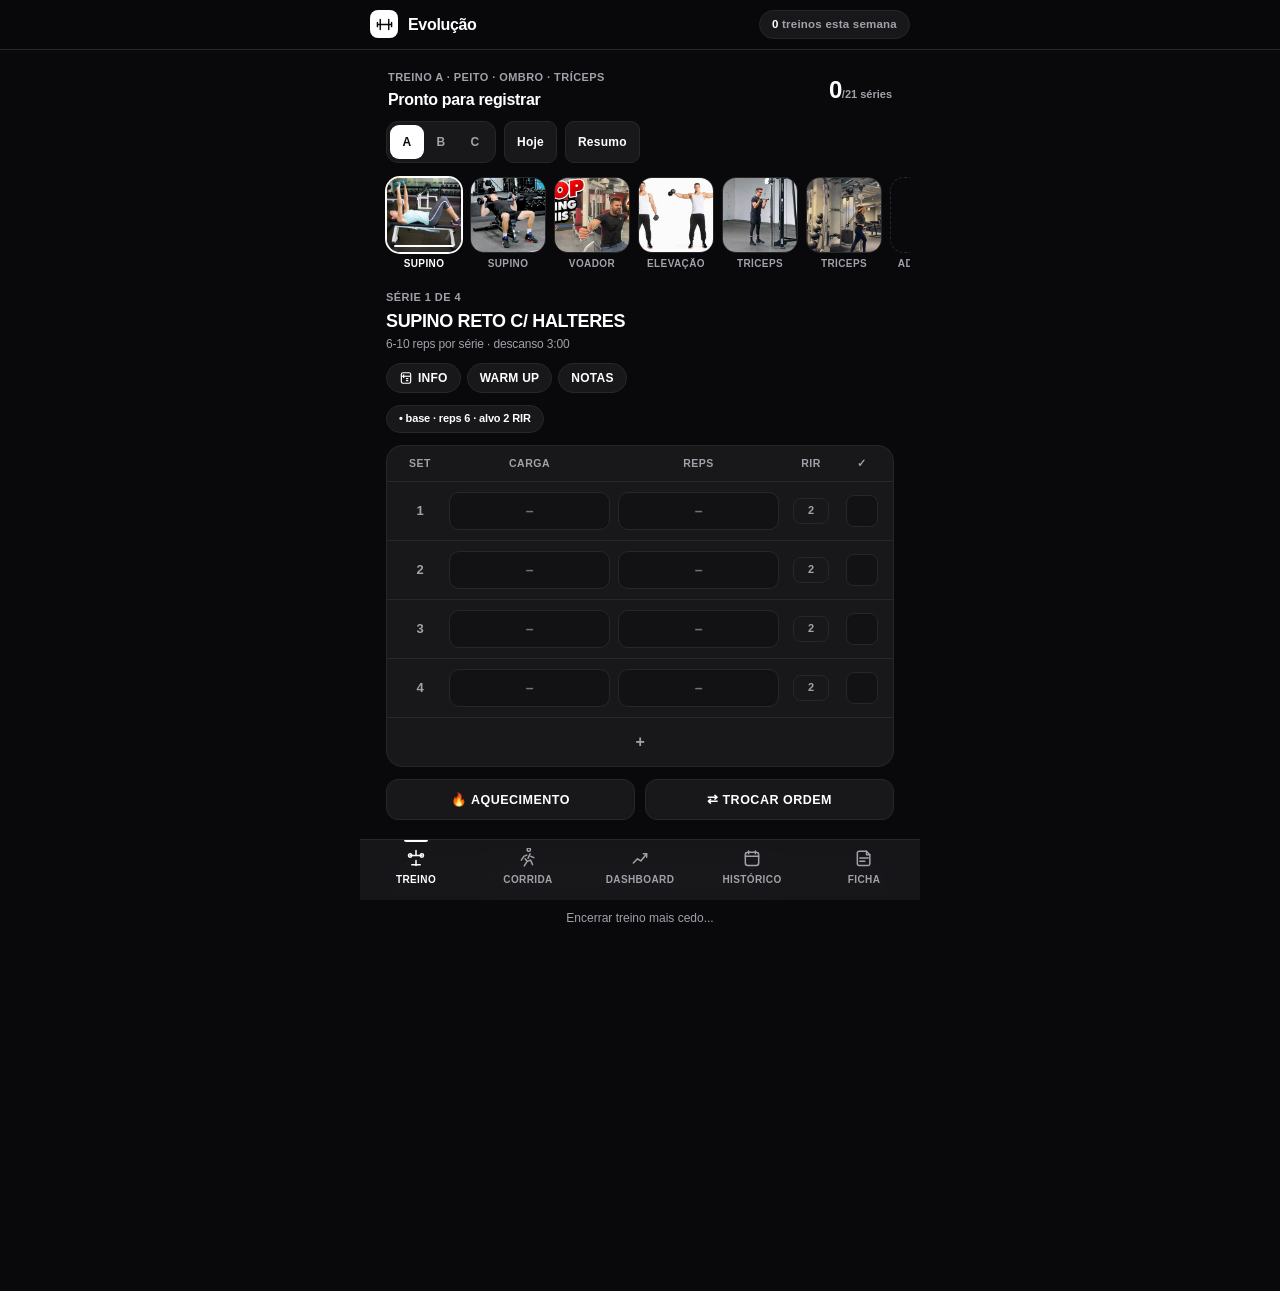
<file: evolucao-android/app/src/main/assets/index.html>
<!DOCTYPE html>
<html lang="pt-BR">
<head>
<meta charset="UTF-8">
<meta name="viewport" content="width=device-width, initial-scale=1, maximum-scale=1, user-scalable=no, viewport-fit=cover">
<meta name="theme-color" content="#09090b">
<meta name="apple-mobile-web-app-capable" content="yes">
<meta name="mobile-web-app-capable" content="yes">
<meta name="apple-mobile-web-app-status-bar-style" content="black-translucent">
<meta name="apple-mobile-web-app-title" content="Evolução">
<link rel="manifest" href="manifest.webmanifest">
<link rel="icon" href="icon-192.png">
<link rel="apple-touch-icon" href="icon-192.png">
<title>Evolução — Treino</title>
<link rel="stylesheet" href="kernel/theme.css">
</head>
<body>
<header>
  <div class="hin">
    <div class="brand">
      <span class="logo">
        <svg viewBox="0 0 24 24">
          <path d="M6 5v14M18 5v14M2 9v6M22 9v6M6 12h12M2 12h4M18 12h4" stroke-width="2"/>
        </svg>
      </span>
      Evolução
    </div>
    <div class="wk" id="wk"></div>
  </div>
</header>

<div class="wrap" id="app"></div>
<nav id="nav"></nav>

<div class="rest hidden" id="rest">
  <button class="rstep" id="rMinus" type="button">−15</button>
  <div class="mid" id="rTap">
    <div class="rtime" id="rTime">1:30</div>
    <div class="rlbl" id="rLbl">descanso</div>
  </div>
  <button class="rstep" id="rPlus" type="button">+15</button>
  <button class="rx" id="rClose" type="button">✕</button>
</div>

<div id="toast"></div>
<div class="dlg-back" id="dlgBack"><div class="dlg" id="dlg"></div></div>

<script src="kernel/fmt.js"></script>
<script src="kernel/icons.js"></script>
<script src="kernel/charts.js"></script>
<script src="kernel/ui.js"></script>
<script src="kernel/notif.js"></script>
<script src="core/progressao.js"></script>
<script src="apps/evolucao/exercicios/nomes.js"></script>
<script src="apps/evolucao/dados.js"></script>
<script src="apps/evolucao/exercicios/fotos.js"></script>
<script src="kernel/db.js"></script>
<script src="apps/evolucao/logic.js"></script>
<script src="apps/evolucao/wear-sync.js"></script>
<script src="apps/evolucao/peso.js"></script>
<script src="apps/evolucao/maratonaplano.js"></script>
<script src="apps/evolucao/views/maratona.js"></script>
<script src="apps/evolucao/strava.js"></script>
<script src="apps/evolucao/body-visualizer.js"></script>
<script src="apps/evolucao/views/treino.js"></script>
<script src="apps/evolucao/views/corrida.js"></script>
<script src="apps/evolucao/views/progresso.js"></script>
<script src="apps/evolucao/views/historico.js"></script>
<script src="apps/evolucao/views/ficha.js"></script>
<script src="apps/evolucao/views/ble-diag.js"></script>
<script src="kernel/app.js"></script>
</body>
</html>
</file>
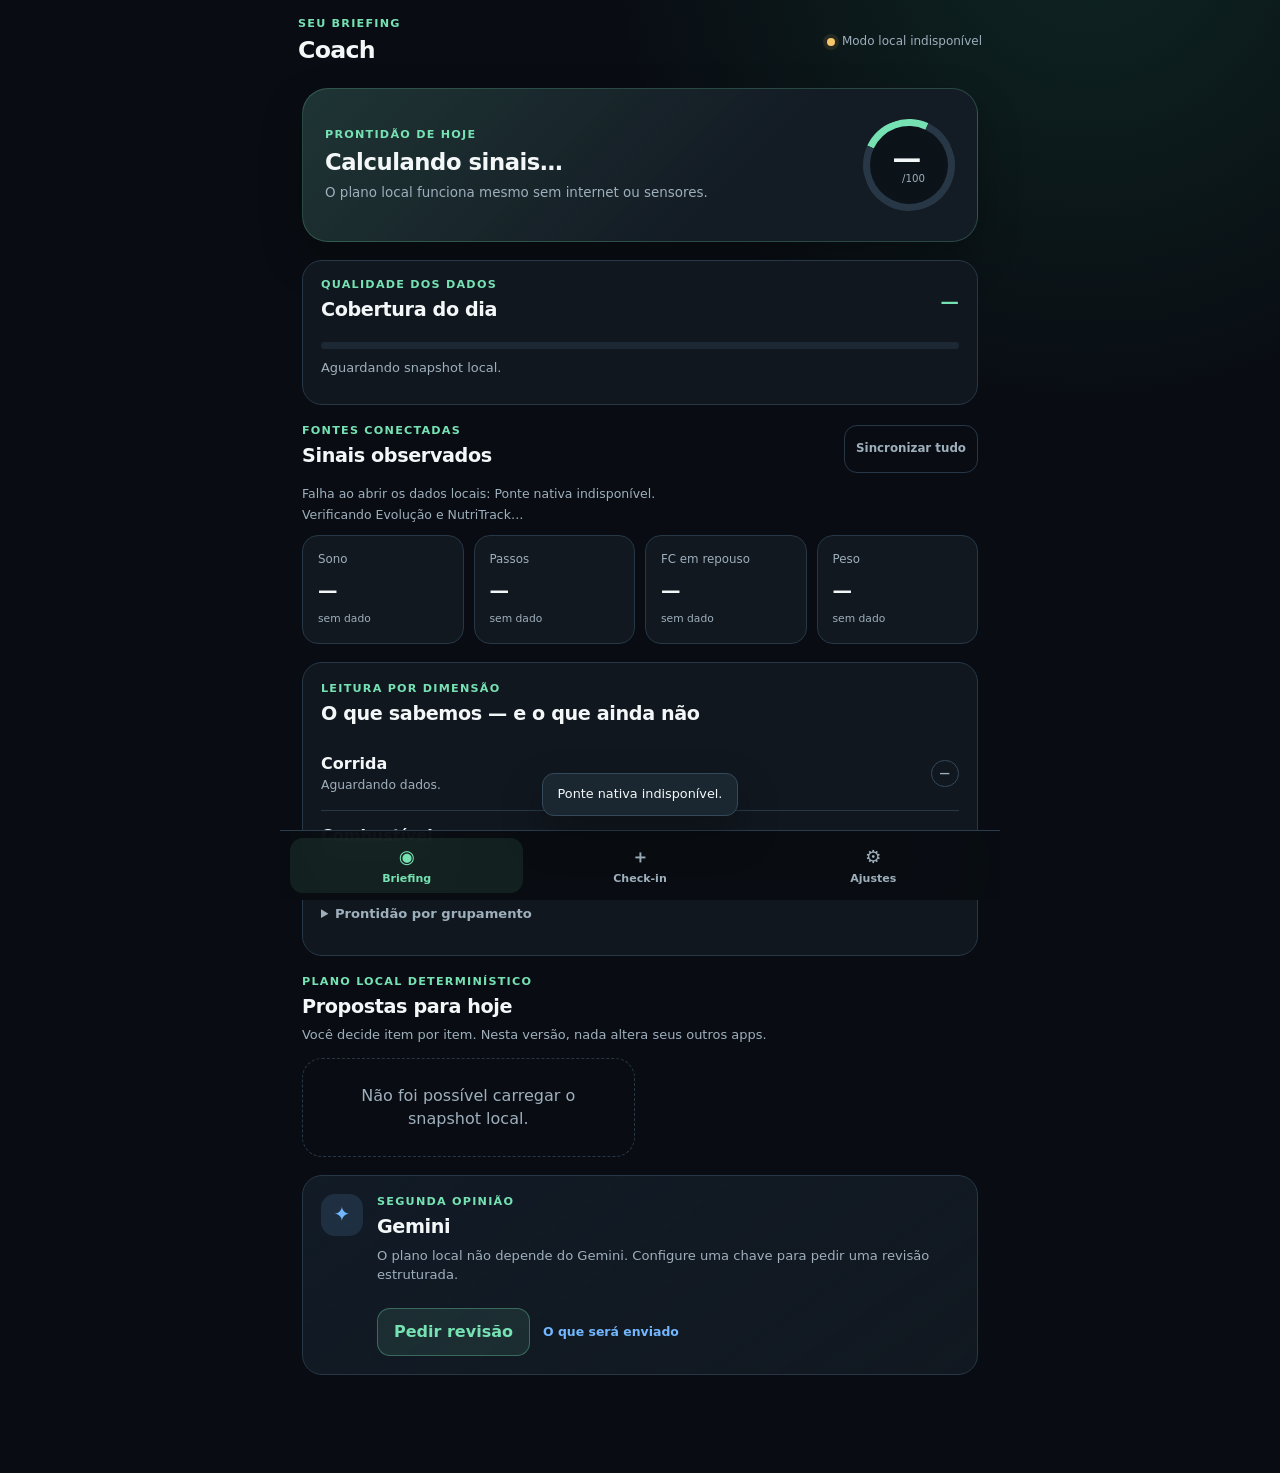
<file: coach-android/app/src/main/assets/www/index.html>
<!doctype html>
<html lang="pt-BR">
<head>
  <meta charset="utf-8">
  <meta name="viewport" content="width=device-width, initial-scale=1, viewport-fit=cover">
  <meta name="color-scheme" content="dark">
  <meta http-equiv="Content-Security-Policy" content="default-src 'self'; img-src 'self' data:; style-src 'self'; script-src 'self'; connect-src 'none'; object-src 'none'; frame-src 'none'; base-uri 'none'; form-action 'none'">
  <title>Coach</title>
  <link rel="stylesheet" href="css/app.css">
</head>
<body>
  <div class="app-shell">
    <header class="topbar">
      <div>
        <p class="eyebrow" id="today-label">Seu briefing</p>
        <h1>Coach</h1>
      </div>
      <div class="topbar-status" aria-live="polite">
        <span class="status-dot" id="health-dot"></span>
        <span id="health-short">Inicializando</span>
      </div>
    </header>

    <main id="app" tabindex="-1">
      <section class="view is-active" id="view-briefing" data-view="briefing" aria-labelledby="tab-briefing" tabindex="-1">
        <article class="hero-card">
          <div class="hero-copy">
            <p class="eyebrow">Prontidão de hoje</p>
            <h2 id="readiness-title">Calculando sinais…</h2>
            <p class="muted" id="readiness-explanation">O plano local funciona mesmo sem internet ou sensores.</p>
          </div>
          <div class="score-ring" id="score-ring" aria-label="Prontidão sem pontuação">
            <strong id="readiness-score">—</strong>
            <span>/100</span>
          </div>
        </article>

        <section class="section-card compact" aria-labelledby="quality-title">
          <div class="section-heading inline-heading">
            <div>
              <p class="eyebrow">Qualidade dos dados</p>
              <h2 id="quality-title">Cobertura do dia</h2>
            </div>
            <strong class="coverage-value" id="coverage-value">—</strong>
          </div>
          <div class="coverage-track" aria-hidden="true"><span id="coverage-bar"></span></div>
          <p class="muted small" id="coverage-detail">Aguardando snapshot local.</p>
        </section>

        <section aria-labelledby="signals-title">
          <div class="section-heading inline-heading">
            <div>
              <p class="eyebrow">Fontes conectadas</p>
              <h2 id="signals-title">Sinais observados</h2>
            </div>
            <button class="button ghost small-button" id="sync-health" type="button">Sincronizar tudo</button>
          </div>
          <p class="connection-message" id="health-message" role="status">Verificando disponibilidade…</p>
          <p class="connection-message local-source-message" id="local-sources-message" role="status">Verificando Evolução e NutriTrack…</p>
          <div class="metric-grid">
            <article class="metric-card" id="metric-sleep"><span>Sono</span><strong>—</strong><small>sem dado</small></article>
            <article class="metric-card" id="metric-steps"><span>Passos</span><strong>—</strong><small>sem dado</small></article>
            <article class="metric-card" id="metric-rhr"><span>FC em repouso</span><strong>—</strong><small>sem dado</small></article>
            <article class="metric-card" id="metric-weight"><span>Peso</span><strong>—</strong><small>sem dado</small></article>
          </div>
        </section>

        <section class="section-card" aria-labelledby="dimensions-title">
          <div class="section-heading">
            <p class="eyebrow">Leitura por dimensão</p>
            <h2 id="dimensions-title">O que sabemos — e o que ainda não</h2>
          </div>
          <div class="dimension-list">
            <article><div><strong>Corrida</strong><p id="running-detail">Aguardando dados.</p></div><span class="pill neutral" id="running-status">—</span></article>
            <article><div><strong>Combustível</strong><p id="fueling-detail">Aguardando dados.</p></div><span class="pill neutral" id="fueling-status">—</span></article>
          </div>
          <details class="muscle-details">
            <summary>Prontidão por grupamento</summary>
            <div class="muscle-grid" id="muscle-grid"></div>
          </details>
        </section>

        <aside class="safety-card is-hidden" id="safety-card" role="alert">
          <strong>Atenção antes de progredir</strong>
          <p id="safety-copy"></p>
        </aside>

        <section aria-labelledby="plan-title">
          <div class="section-heading">
            <p class="eyebrow">Plano local determinístico</p>
            <h2 id="plan-title">Propostas para hoje</h2>
            <p class="muted small">Você decide item por item. Nesta versão, nada altera seus outros apps.</p>
          </div>
          <div id="proposal-list" class="proposal-list"><div class="skeleton-card">Preparando briefing…</div></div>
        </section>

        <section class="section-card gemini-card" aria-labelledby="gemini-title">
          <div class="gemini-mark" aria-hidden="true">✦</div>
          <div class="gemini-content">
            <p class="eyebrow">Segunda opinião</p>
            <h2 id="gemini-title">Gemini</h2>
            <p id="gemini-summary">O plano local não depende do Gemini. Configure uma chave para pedir uma revisão estruturada.</p>
            <div id="gemini-details" class="gemini-details" hidden></div>
            <div class="gemini-actions">
              <button class="button secondary" id="ask-gemini" type="button">Pedir revisão</button>
              <button class="text-button" id="show-payload" type="button">O que será enviado</button>
            </div>
          </div>
        </section>
      </section>

      <section class="view" id="view-checkin" data-view="checkin" aria-labelledby="tab-checkin" tabindex="-1" hidden>
        <div class="page-intro">
          <p class="eyebrow">Cerca de 30 segundos</p>
          <h2>Como você chegou hoje?</h2>
          <p>Sensores não capturam tudo. Este check-in melhora a leitura sem inventar dados.</p>
        </div>
        <form id="checkin-form" novalidate>
          <fieldset class="section-card scale-field">
            <legend>Energia</legend>
            <p class="muted small">1 é muito baixa; 5 é excelente.</p>
            <div class="segmented" data-scale="energy">
              <label><input type="radio" name="energy" value="1"><span>1</span></label>
              <label><input type="radio" name="energy" value="2"><span>2</span></label>
              <label><input type="radio" name="energy" value="3" checked><span>3</span></label>
              <label><input type="radio" name="energy" value="4"><span>4</span></label>
              <label><input type="radio" name="energy" value="5"><span>5</span></label>
            </div>
          </fieldset>
          <fieldset class="section-card scale-field">
            <legend>Qualidade percebida do sono</legend>
            <div class="segmented">
              <label><input type="radio" name="sleepQuality" value="1"><span>1</span></label>
              <label><input type="radio" name="sleepQuality" value="2"><span>2</span></label>
              <label><input type="radio" name="sleepQuality" value="3" checked><span>3</span></label>
              <label><input type="radio" name="sleepQuality" value="4"><span>4</span></label>
              <label><input type="radio" name="sleepQuality" value="5"><span>5</span></label>
            </div>
          </fieldset>
          <fieldset class="section-card scale-field">
            <legend>Motivação para treinar</legend>
            <div class="segmented">
              <label><input type="radio" name="motivation" value="1"><span>1</span></label>
              <label><input type="radio" name="motivation" value="2"><span>2</span></label>
              <label><input type="radio" name="motivation" value="3" checked><span>3</span></label>
              <label><input type="radio" name="motivation" value="4"><span>4</span></label>
              <label><input type="radio" name="motivation" value="5"><span>5</span></label>
            </div>
          </fieldset>
          <fieldset class="section-card">
            <legend>Dor muscular</legend>
            <p class="muted small">Marque apenas regiões que merecem atenção.</p>
            <div class="soreness-list" id="soreness-list">
              <label><span>Peito</span><select name="soreness.CHEST"><option value="NONE">Nenhuma</option><option value="MILD">Leve</option><option value="MODERATE">Moderada</option><option value="SEVERE">Forte</option></select></label>
              <label><span>Costas</span><select name="soreness.BACK"><option value="NONE">Nenhuma</option><option value="MILD">Leve</option><option value="MODERATE">Moderada</option><option value="SEVERE">Forte</option></select></label>
              <label><span>Ombros</span><select name="soreness.SHOULDERS"><option value="NONE">Nenhuma</option><option value="MILD">Leve</option><option value="MODERATE">Moderada</option><option value="SEVERE">Forte</option></select></label>
              <label><span>Braços</span><select name="soreness.ARMS"><option value="NONE">Nenhuma</option><option value="MILD">Leve</option><option value="MODERATE">Moderada</option><option value="SEVERE">Forte</option></select></label>
              <label><span>Glúteos</span><select name="soreness.GLUTES"><option value="NONE">Nenhuma</option><option value="MILD">Leve</option><option value="MODERATE">Moderada</option><option value="SEVERE">Forte</option></select></label>
              <label><span>Quadríceps</span><select name="soreness.QUADS"><option value="NONE">Nenhuma</option><option value="MILD">Leve</option><option value="MODERATE">Moderada</option><option value="SEVERE">Forte</option></select></label>
              <label><span>Posteriores</span><select name="soreness.HAMSTRINGS"><option value="NONE">Nenhuma</option><option value="MILD">Leve</option><option value="MODERATE">Moderada</option><option value="SEVERE">Forte</option></select></label>
              <label><span>Panturrilhas</span><select name="soreness.CALVES"><option value="NONE">Nenhuma</option><option value="MILD">Leve</option><option value="MODERATE">Moderada</option><option value="SEVERE">Forte</option></select></label>
              <label><span>Core</span><select name="soreness.CORE"><option value="NONE">Nenhuma</option><option value="MILD">Leve</option><option value="MODERATE">Moderada</option><option value="SEVERE">Forte</option></select></label>
            </div>
          </fieldset>
          <label class="toggle-row section-card">
            <span><strong>Dor articular hoje?</strong><small>Isso bloqueia sugestões agressivas. Para outro sintoma importante, não use o briefing como avaliação clínica.</small></span>
            <input type="checkbox" name="jointPain" role="switch">
          </label>
          <label class="section-card note-field">
            <span><strong>Observação opcional</strong><small>Até 280 caracteres. Não é tratada como instrução para a IA.</small></span>
            <textarea name="note" maxlength="280" rows="3" placeholder="Algo fora do normal?"></textarea>
            <span class="counter" id="note-counter">0/280</span>
          </label>
          <button class="button primary full" type="submit" id="save-checkin">Salvar check-in e recalcular</button>
        </form>
      </section>

      <section class="view" id="view-settings" data-view="settings" aria-labelledby="tab-settings" tabindex="-1" hidden>
        <div class="page-intro">
          <p class="eyebrow">Controle local</p>
          <h2>Ajustes e privacidade</h2>
          <p>O app continua funcional sem nenhuma configuração externa.</p>
        </div>
        <section class="section-card">
          <div class="section-heading"><h3>Health Connect</h3><p class="muted small">Revise ou revogue a qualquer momento as permissões de sono, passos, FC de repouso e peso.</p></div>
          <button class="button secondary full" id="open-health-settings" type="button">Gerenciar acesso no Health Connect</button>
        </section>
        <section class="section-card">
          <div class="section-heading"><h3>Gemini</h3><p class="muted small" id="key-state">Nenhuma chave salva.</p></div>
          <label class="field"><span>Chave da API</span><input id="gemini-key" type="password" autocomplete="off" inputmode="text" placeholder="Cole sua chave"></label>
          <label class="field"><span>Modelo</span><input id="gemini-model" type="text" value="gemini-3.7-flash" maxlength="80"></label>
          <button class="button secondary full" id="save-key" type="button">Salvar com Android Keystore</button>
          <button class="button ghost full spaced-button" id="clear-key" type="button">Remover chave salva</button>
          <p class="privacy-note">A chave fica cifrada no armazenamento privado e nunca é armazenada nos assets, banco ou logs.</p>
        </section>
        <label class="toggle-row section-card">
          <span><strong>Briefing às 05:40</strong><small>Notificação diária aproximada, respeitando as regras de bateria do Android.</small></span>
          <input type="checkbox" id="notification-toggle" role="switch">
        </label>
        <section class="section-card">
          <h3>Limites desta primeira versão</h3>
          <ul class="plain-list">
            <li>O Coach lê Health Connect, Evolução e resumos do NutriTrack, mas não escreve neles.</li>
            <li>Passos não são convertidos em treino de corrida.</li>
            <li>O NutriTrack compartilha somente totais diários; refeições e fotos permanecem privadas.</li>
            <li>Propostas não alteram Evolução ou NutriTrack.</li>
            <li>O Gemini revisa; o motor local e sua decisão mantêm a autoridade.</li>
          </ul>
        </section>
        <section class="section-card danger-zone">
          <h3>Excluir dados deste aparelho</h3>
          <p class="muted small">Apaga check-ins, snapshots, planos, opiniões, decisões, chave Gemini e agendamento. Não apaga dados que continuam no Health Connect.</p>
          <button class="button danger full" id="delete-local-data" type="button">Excluir todos os dados locais</button>
        </section>
      </section>
    </main>

    <nav class="bottom-nav" aria-label="Navegação principal">
      <button class="is-active" id="tab-briefing" data-tab="briefing" type="button" aria-current="page"><span aria-hidden="true">◉</span>Briefing</button>
      <button id="tab-checkin" data-tab="checkin" type="button"><span aria-hidden="true">＋</span>Check-in</button>
      <button id="tab-settings" data-tab="settings" type="button"><span aria-hidden="true">⚙</span>Ajustes</button>
    </nav>
  </div>

  <dialog id="payload-dialog" aria-labelledby="payload-title">
    <div class="dialog-header"><h2 id="payload-title">O que será enviado</h2><button class="icon-button" id="close-payload" type="button" aria-label="Fechar">×</button></div>
    <p class="muted small">Snapshot sanitizado, plano local e IDs de evidência. Sua chave e o banco bruto não fazem parte do payload.</p>
    <pre id="payload-preview">Nenhum payload preparado.</pre>
    <button class="button primary full is-hidden" id="confirm-gemini" type="button">Confirmar envio e pedir revisão</button>
  </dialog>
  <div class="toast" id="toast" role="status" aria-live="polite"></div>

  <script src="js/engine.js"></script>
  <script src="js/main.js"></script>
</body>
</html>
</file>
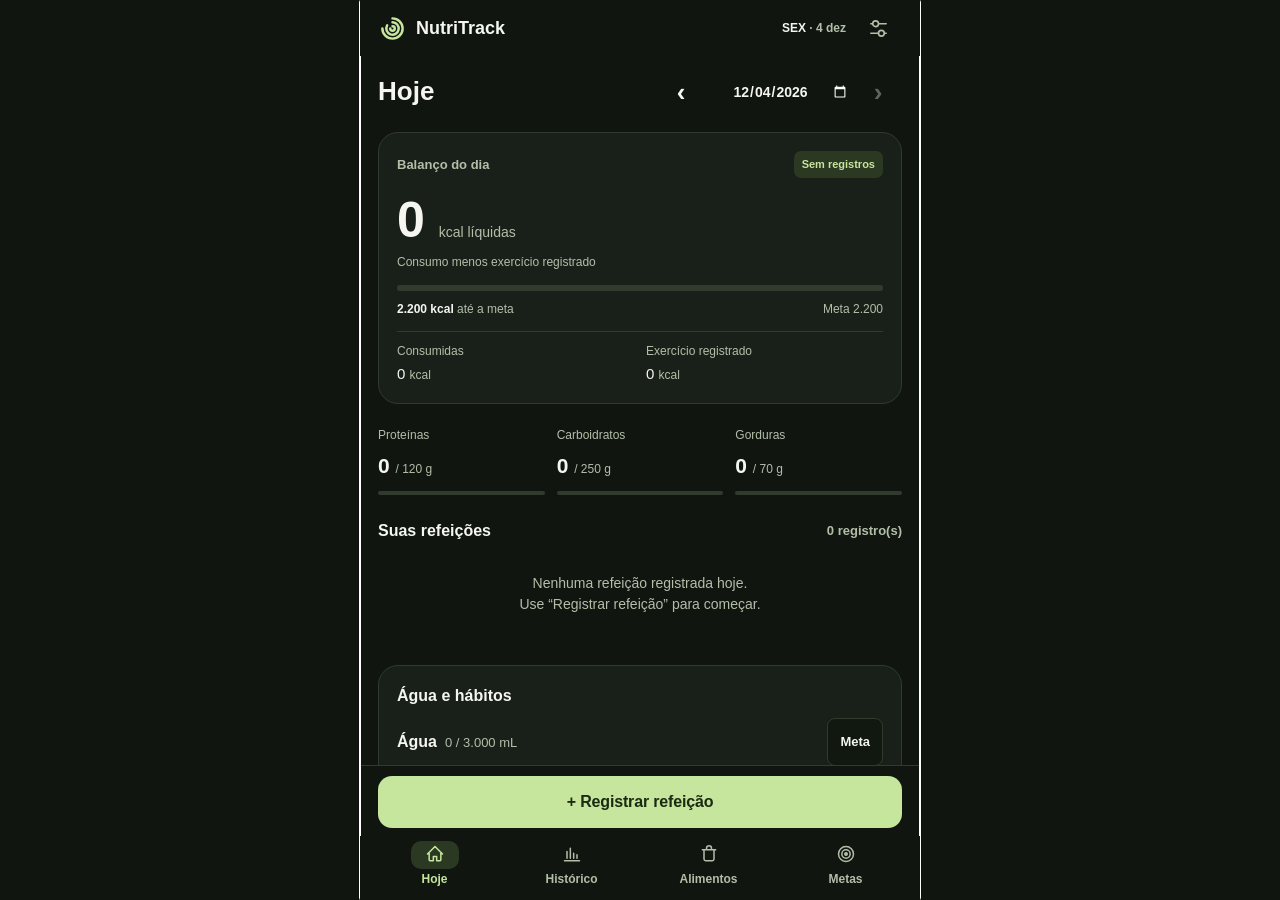
<file: nutricao-android/app/src/main/assets/apps/nutricao/index.html>
<!DOCTYPE html>
<html lang="pt-BR">
<head>
<meta charset="UTF-8">
<meta name="viewport" content="width=device-width, initial-scale=1, viewport-fit=cover">
<meta name="theme-color" content="#09090b">
<meta name="apple-mobile-web-app-capable" content="yes">
<meta name="mobile-web-app-capable" content="yes">
<meta name="apple-mobile-web-app-status-bar-style" content="black-translucent">
<meta name="apple-mobile-web-app-title" content="NutriTrack">
<link rel="manifest" href="manifest.webmanifest">
<link rel="icon" href="icon-192.png">
<link rel="apple-touch-icon" href="icon-192.png">
<title>NutriTrack — Nutrição</title>
<script src="appearance.js"></script>
<link rel="stylesheet" href="theme.css">
<link rel="stylesheet" href="design.css">
<link rel="stylesheet" href="launch.css">
</head>
<body>
<script src="launch.js"></script>
<div id="app">
  <header>
    <div class="hin">
      <div class="brand">
        <span class="logo">
          <svg viewBox="0 0 24 24" fill="none" stroke="currentColor" stroke-width="2" stroke-linecap="round">
            <path d="M12 3a9 9 0 1 1-9 9" stroke-width="2.2"/>
            <path d="M12 6.5a5.5 5.5 0 1 1-4.76 2.75" stroke-width="2.2"/>
            <path d="M12 10a2 2 0 1 1-2 2" stroke-width="2.2"/>
          </svg>
        </span>
        NutriTrack
      </div>
      <div class="header-actions"><div class="wk" id="dataHoje"></div><button class="icon-button" id="btnAjustes" aria-label="Ajustes" aria-pressed="false"><svg viewBox="0 0 24 24" aria-hidden="true"><path d="M4 7h16M4 17h16"/><circle cx="9" cy="7" r="3" fill="var(--bg)"/><circle cx="15" cy="17" r="3" fill="var(--bg)"/></svg></button></div>
    </div>
  </header>

  <main id="main"></main>

  <div class="registration-bar"><button class="bigbtn primary" id="btnRegistrar">+ Registrar refeição</button></div>
  <nav id="nav" aria-label="Navegação principal">
    <button data-tab="hoje" class="on">
      <span class="ico">
        <svg viewBox="0 0 24 24" fill="none">
          <path d="M3 12l9-9 9 9M5 10v9a1 1 0 001 1h4v-5h4v5h4a1 1 0 001-1v-9"/>
        </svg>
      </span>
      <span>Hoje</span>
    </button>
    <button data-tab="diario">
      <span class="ico">
        <svg viewBox="0 0 24 24" fill="none">
          <path d="M3 20h18M6 17V9M10 17V5M14 17v-6M18 17v-4"/>
        </svg>
      </span>
      <span>Histórico</span>
    </button>
    <button data-tab="alimentos">
      <span class="ico">
        <svg viewBox="0 0 24 24" fill="none">
          <path d="M4 7h16M6 7v11a2 2 0 002 2h8a2 2 0 002-2V7M9 7V5a3 3 0 016 0v2"/>
        </svg>
      </span>
      <span>Alimentos</span>
    </button>
    <button data-tab="metas">
      <span class="ico">
        <svg viewBox="0 0 24 24" fill="none">
          <circle cx="12" cy="12" r="9"/>
          <circle cx="12" cy="12" r="5"/>
          <circle cx="12" cy="12" r="1.5" fill="currentColor"/>
        </svg>
      </span>
      <span>Metas</span>
    </button>

  </nav>
</div>

<dialog class="dlg-back modal-back" id="modalBack" aria-label="Formulário do NutriTrack"><div class="modal-frame"><div class="modal-toolbar"><button class="icon-button" onclick="closeModal()" aria-label="Fechar formulário"><svg viewBox="0 0 24 24" aria-hidden="true"><path d="m6 6 12 12M6 18 18 6"/></svg></button></div><div class="dlg modal" id="modal"></div></div></dialog>
<div id="toast"></div>

<script src="estado.js"></script>
<script src="referencia.js"></script>
<script src="logic.js"></script>
<script src="nav.js"></script>
<script src="../../core/gemini-models.js"></script>
<script src="../../core/gemini.js"></script>
<script src="views/hoje.js"></script>
<script src="views/diario.js"></script>
<script src="views/alimentos.js"></script>
<script src="views/metas.js"></script>
<script src="views/ajustes.js"></script>
<script>render()</script>
</body>
</html>
</file>
<file: evolucao-android/app/src/main/assets/kernel/theme.css>
/* ==========================================================================
   KERNEL THEME — Monochromatic High-End Design System (Linear / Apple Health)
   100% Offline Native Typography & Refined Dark Zinc Surfaces
   ========================================================================== */

:root {
  /* --- Superfícies e Fundos Base --- */
  --bg: #09090b;                 /* Zinc 950 - Fundo principal da aplicação */
  --bg-app: #09090b;
  --bg-surface: #121214;         /* Zinc 925 - Superfícies de cabeçalhos e modais */
  --bg-elevated: #121214;
  --bg-card: #18181b;            /* Zinc 900 - Cartões, blocos e seções */
  --bg-card-hover: #202024;      /* Zinc 875 - Hover / toque em cartões */
  --bg-input: #121214;           /* Zinc 925 - Campos de entrada e selects */
  --card: #18181b;
  --card2: #202024;
  --card3: #27272a;
  --bg2: #121214;

  /* --- Delimitações e Bordas (1px Nítidas) --- */
  --line: #27272a;               /* Zinc 800 - Borda padrão de cartões e divisores */
  --card-border: #27272a;
  --border-subtle: #27272a;
  --border-focus: #3f3f46;       /* Zinc 700 - Borda de foco em inputs e células ativas */
  --border-light: #52525b;       /* Zinc 600 - Destaque sutil de contorno */

  /* --- Hierarquia Tipográfica & Foreground --- */
  --txt: #ffffff;                /* Branco puro para contraste máximo */
  --txt-primary: #ffffff;
  --text-primary: #ffffff;
  --txt2: #a1a1aa;               /* Zinc 400 - Subtítulos, labels e descrições */
  --txt-secondary: #a1a1aa;
  --text-secondary: #a1a1aa;
  --mut: #a1a1aa;
  --txt3: #71717a;               /* Zinc 500 - Unidades de medida, micro-labels */
  --txt-tertiary: #71717a;
  --text-muted: #71717a;
  --text-disabled: #52525b;      /* Zinc 600 - Estados inativos / placeholders */
  --text-inverse: #09090b;       /* Zinc 950 - Texto sobre botões brancos primários */

  /* --- Ações e Acentos Monocromáticos --- */
  --acc: #ffffff;
  --acc2: #e4e4e7;
  --accent: #ffffff;
  --accent2: #e4e4e7;
  --accent-dim: rgba(255, 255, 255, 0.08);
  --btn-primary-bg: #ffffff;
  --btn-primary-txt: #09090b;
  --btn-primary-text: #09090b;
  --btn-secondary-bg: #18181b;
  --btn-secondary-border: #27272a;
  --btn-secondary-txt: #f4f4f5;
  --btn-secondary-text: #f4f4f5;

  /* --- Aliases Semânticos / Compatibilidade --- */
  --coral: #ffffff;
  --blue: #a1a1aa;
  --danger: #f87171;
  --bad: #f87171;
  --ok: #4ade80;
  --gold: #e4e4e7;
  --status-ok: #4ade80;
  --status-ok-dim: rgba(74, 222, 128, 0.12);
  --status-warn: #fbbf24;
  --status-warn-dim: rgba(251, 191, 36, 0.12);
  --status-danger: #f87171;
  --status-danger-dim: rgba(248, 113, 113, 0.12);

  /* --- Escala Monocromática para Dados, Gráficos e Progresso --- */
  --chart-line: #ffffff;
  --chart-area-top: rgba(255, 255, 255, 0.12);
  --chart-area-bottom: rgba(255, 255, 255, 0.00);
  --chart-grid: #27272a;
  --chart-label: #71717a;
  --prog-track: #27272a;
  --prog-fill: #ffffff;
  --prog-fill-sec: #a1a1aa;
  --bar-track: #27272a;
  --bar-fill: #ffffff;

  /* --- Visualizador Anatômico Corporal --- */
  --anat-base: #27272a;
  --anat-active: #ffffff;
  --anat-sec: #71717a;

  /* --- RIR / MacroFactor Aliases --- */
  --mf-orange: #ffffff;
  --mf-orange-deep: #e4e4e7;
  --mf-ink: #09090b;
  --mf-lbl: #71717a;
  --mf-rir-0: #f87171;
  --mf-rir-1: #fb923c;
  --mf-rir-2: #fbbf24;
  --mf-rir-3: #fde047;
  --mf-rir-4: #4ade80;
  --mf-rir-5: #22c55e;
  --mf-rir-6: #a1a1aa;

  /* --- Dimensões e Layout --- */
  --nav-h: 60px;
  --nav-height: 60px;
  --header-height: 56px;
  --radius-card: 16px;
  --radius-btn: 12px;
  --radius-pill: 999px;
  --safe-b: env(safe-area-inset-bottom, 0px);
  --safe-bottom: env(safe-area-inset-bottom, 0px);
  --safe-top: env(safe-area-inset-top, 0px);
}

/* ==========================================================================
   RESET & BASE TYPOGRAPHY (100% Offline System Font Stack)
   ========================================================================== */

* {
  box-sizing: border-box;
  margin: 0;
  padding: 0;
  -webkit-tap-highlight-color: transparent;
}

html {
  overflow-x: hidden;
  background-color: var(--bg);
}

body {
  margin: 0;
  background-color: var(--bg);
  color: var(--txt);
  font-family: -apple-system, BlinkMacSystemFont, "SF Pro Display", "SF Pro Text", "Segoe UI", Roboto, "Helvetica Neue", Arial, sans-serif;
  font-size: 15px;
  line-height: 1.45;
  letter-spacing: -0.01em;
  padding-bottom: calc(var(--nav-h) + var(--safe-b) + 20px);
  overscroll-behavior-y: none;
  overflow-x: clip;
  width: 100%;
  -webkit-font-smoothing: antialiased;
  -moz-osx-font-smoothing: grayscale;
  text-rendering: optimizeLegibility;
}

.wrap {
  max-width: 540px;
  margin: 0 auto;
  padding: 14px 16px 4px;
}

/* ==========================================================================
   TYPOGRAPHY
   ========================================================================== */

h1 {
  font-size: 24px;
  font-weight: 700;
  letter-spacing: -0.025em;
  line-height: 1.2;
  color: var(--txt-primary);
  margin: 4px 0 2px;
}

h2 {
  font-size: 12px;
  font-weight: 600;
  text-transform: uppercase;
  letter-spacing: 0.05em;
  color: var(--txt-secondary);
  margin: 20px 2px 8px;
}

h3 {
  font-size: 16px;
  font-weight: 700;
  letter-spacing: -0.02em;
  color: var(--txt-primary);
  margin: 0 0 6px;
}

.small {
  font-size: 11px;
  color: var(--mut);
}

/* Toggle da barra de RIR no teclado (treino.js aplica a classe na própria barra) */
.mf-rirbar.mf-rirbar-off { display: none; }

/* Animação de entrada do teclado numérico */
@keyframes kbdin-up { from { transform: translateY(18%); opacity: 0; } to { transform: none; opacity: 1; } }
.mf-kbd.mf-kbdin { animation: kbdin-up .16s ease-out; }
.sub {
  color: var(--txt-secondary);
  font-size: 12.5px;
  margin-bottom: 14px;
  letter-spacing: -0.005em;
  font-weight: 400;
}

b, strong {
  font-weight: 700;
  color: var(--txt-primary);
}

.tabular {
  font-variant-numeric: tabular-nums;
}

/* ==========================================================================
   HEADER & BRAND
   ========================================================================== */

header {
  position: sticky;
  top: 0;
  z-index: 30;
  padding: calc(var(--safe-top) + 10px) 16px 10px;
  background: rgba(9, 9, 11, 0.92);
  backdrop-filter: blur(16px);
  -webkit-backdrop-filter: blur(16px);
  border-bottom: 1px solid var(--border-subtle);
}

header .hin {
  max-width: 540px;
  margin: 0 auto;
  display: flex;
  align-items: center;
  justify-content: space-between;
}

.brand {
  display: flex;
  align-items: center;
  gap: 10px;
  font-weight: 700;
  font-size: 16px;
  letter-spacing: -0.02em;
  color: var(--txt-primary);
}

.logo {
  width: 28px;
  height: 28px;
  border-radius: 8px;
  background: #ffffff;
  display: flex;
  align-items: center;
  justify-content: center;
  box-shadow: none;
  flex-shrink: 0;
}

.logo svg {
  width: 17px;
  height: 17px;
  stroke: #09090b;
  stroke-width: 2;
  fill: none;
  stroke-linecap: round;
  stroke-linejoin: round;
}

.wk {
  font-size: 11.5px;
  color: var(--txt-secondary);
  background: var(--bg-card);
  border: 1px solid var(--border-subtle);
  padding: 5px 12px;
  border-radius: var(--radius-pill);
  font-weight: 600;
  letter-spacing: 0.02em;
}

.wk b {
  color: #ffffff;
}

/* ==========================================================================
   CARDS & CONTAINERS
   ========================================================================== */

.card {
  background: var(--bg-card);
  border: 1px solid var(--border-subtle);
  border-radius: var(--radius-card);
  padding: 16px;
  margin-bottom: 12px;
  box-shadow: none;
}

.row {
  display: flex;
  gap: 10px;
  align-items: center;
  flex-wrap: wrap;
}

.grow {
  flex: 1;
  min-width: 0;
}

/* ==========================================================================
   BUTTONS & ACTIONS
   ========================================================================== */

button {
  border: 0;
  cursor: pointer;
  font-family: inherit;
  transition: transform .08s ease, opacity .15s ease, background-color .15s ease;
  user-select: none;
  -webkit-user-select: none;
}

button:active {
  transform: scale(0.98);
}

.cta, .bigbtn.primary, .btn-primary {
  width: 100%;
  padding: 14px 16px;
  border-radius: var(--radius-btn);
  font-size: 14.5px;
  font-weight: 700;
  letter-spacing: -0.01em;
  background: #ffffff;
  color: #09090b;
  border: 0;
  box-shadow: none;
  display: flex;
  align-items: center;
  justify-content: center;
  gap: 8px;
  text-decoration: none;
  min-height: 48px;
}

.cta:active, .bigbtn.primary:active, .btn-primary:active {
  opacity: 0.92;
}

.cta.sm {
  padding: 10px 14px;
  font-size: 13px;
  min-height: 38px;
}

.cta.warmcta, .cta.gold {
  background: #ffffff;
  color: #09090b;
}

.bigbtn.secondary, .btn-secondary, .datebtn, .ghost {
  background: var(--bg-card);
  border: 1px solid var(--border-subtle);
  color: var(--txt-primary);
  font-size: 13.5px;
  font-weight: 600;
  padding: 10px 14px;
  border-radius: var(--radius-btn);
  display: inline-flex;
  align-items: center;
  justify-content: center;
  gap: 6px;
}

.bigbtn.secondary:active, .btn-secondary:active, .datebtn:active, .ghost:active {
  background: var(--bg-card-hover);
  border-color: var(--border-focus);
}

.del, .btn-danger, .ic.dg, .dg {
  background: var(--status-danger-dim);
  border: 1px solid rgba(248, 113, 113, 0.25);
  color: var(--status-danger);
  border-radius: 9px;
  display: inline-flex;
  align-items: center;
  justify-content: center;
  font-weight: 700;
}

.del:active, .btn-danger:active, .ic.dg:active {
  background: rgba(248, 113, 113, 0.22);
}

/* ==========================================================================
   DAY SELECTOR
   ========================================================================== */

.daysel {
  display: flex;
  gap: 8px;
  margin-bottom: 14px;
}

.dayopt {
  flex: 1;
  min-width: 0;
  padding: 11px 4px;
  border-radius: 12px;
  background: var(--bg-card);
  border: 1px solid var(--border-subtle);
  text-align: center;
  cursor: pointer;
  transition: transform .08s ease, border-color .15s ease, background-color .15s ease;
}

.dayopt:active {
  transform: scale(0.97);
}

.dayopt .l {
  font-weight: 700;
  font-size: 18px;
  line-height: 1;
  text-transform: uppercase;
  color: var(--txt-primary);
  letter-spacing: -0.02em;
}

.dayopt .n {
  font-size: 9.5px;
  color: var(--txt-secondary);
  margin-top: 4px;
  line-height: 1.25;
  text-transform: uppercase;
  letter-spacing: 0.04em;
  font-weight: 600;
}

.dayopt.sel {
  background: #ffffff;
  border-color: #ffffff;
  box-shadow: none;
}

.dayopt.sel .l {
  color: #09090b;
}

.dayopt.sel .n {
  color: #52525b;
}

/* ==========================================================================
   INPUTS, FORMS & SELECTS
   ========================================================================== */

input, select, textarea {
  font-family: inherit;
  color: var(--txt-primary);
  background: var(--bg-input);
  border: 1px solid var(--border-subtle);
  border-radius: 12px;
  padding: 12px 14px;
  font-size: 15px;
  max-width: 100%;
  width: 100%;
  outline: none;
  transition: border-color .15s ease;
}

input:focus, select:focus, textarea:focus {
  outline: none;
  border-color: var(--border-focus);
}

input::placeholder, textarea::placeholder {
  color: var(--text-muted);
}

input[type=number] {
  -moz-appearance: textfield;
}

input[type=number]::-webkit-outer-spin-button,
input[type=number]::-webkit-inner-spin-button {
  -webkit-appearance: none;
  margin: 0;
}

input.txt, .ta {
  background: var(--bg-input);
  border: 1px solid var(--border-subtle);
  color: var(--txt-primary);
  border-radius: 12px;
}

.flabel {
  font-size: 11px;
  color: var(--txt-secondary);
  font-weight: 600;
  letter-spacing: 0.04em;
  margin: 0 0 6px 2px;
  display: block;
  text-transform: uppercase;
}

/* Stepper (botões numéricos de ajuste rápido) */
.step {
  display: flex;
  align-items: stretch;
  min-width: 0;
  background: var(--bg-input);
  border: 1px solid var(--border-subtle);
  border-radius: 12px;
  overflow: hidden;
}

.step button {
  flex: 0 0 auto;
  min-width: 42px;
  padding: 0 8px;
  background: var(--bg-card);
  color: var(--txt-primary);
  font-size: 13.5px;
  font-weight: 700;
  line-height: 1;
  display: flex;
  align-items: center;
  justify-content: center;
  border: 0;
  transition: background .1s ease;
}

.step button:active {
  background: var(--bg-card-hover);
}

.step input {
  flex: 1;
  min-width: 0;
  border: 0;
  background: transparent;
  color: var(--txt-primary);
  text-align: center;
  font-size: 17px;
  font-weight: 700;
  padding: 11px 0;
  outline: none;
  font-variant-numeric: tabular-nums;
}

.addgrid {
  display: grid;
  grid-template-columns: 1fr 1fr;
  gap: 10px;
  margin-bottom: 12px;
}

.addgrid > div {
  min-width: 0;
}

.ministep {
  display: flex;
  align-items: center;
  gap: 8px;
  background: var(--bg-input);
  border: 1px solid var(--border-subtle);
  border-radius: 10px;
  padding: 4px 6px;
  flex: 0 0 auto;
}

.ministep button {
  width: 26px;
  height: 26px;
  border-radius: 6px;
  background: var(--bg-card);
  color: var(--txt-primary);
  font-size: 15px;
  display: flex;
  align-items: center;
  justify-content: center;
}

.ministep span {
  min-width: 16px;
  text-align: center;
  font-weight: 700;
  font-size: 13px;
}

/* ==========================================================================
   SEGMENTED CONTROLS
   ========================================================================== */

.seg {
  display: flex;
  background: var(--bg-input);
  border: 1px solid var(--border-subtle);
  border-radius: 12px;
  padding: 4px;
  gap: 4px;
}

.seg button {
  flex: 1;
  padding: 8px 6px;
  font-size: 12px;
  font-weight: 600;
  background: transparent;
  color: var(--txt-secondary);
  border-radius: 8px;
  border: 0;
  cursor: pointer;
  transition: all .15s ease;
}

.seg button.on {
  background: var(--bg-card);
  color: var(--txt-primary);
  border: 1px solid var(--border-focus);
  box-shadow: none;
  font-weight: 700;
}

/* ==========================================================================
   BOTTOM NAVIGATION BAR
   ========================================================================== */

nav, #nav {
  position: fixed;
  left: 0;
  right: 0;
  bottom: 0;
  z-index: 50;
  display: flex;
  padding-bottom: var(--safe-b);
  background: rgba(24, 24, 27, 0.95);
  backdrop-filter: blur(16px);
  -webkit-backdrop-filter: blur(16px);
  border-top: 1px solid var(--border-subtle);
  max-width: 560px;
  margin: 0 auto;
}

nav button {
  flex: 1;
  position: relative;
  background: none;
  border: 0;
  padding: 8px 0 10px;
  color: var(--txt-secondary);
  font-size: 10px;
  font-weight: 600;
  display: flex;
  flex-direction: column;
  align-items: center;
  gap: 4px;
  min-height: var(--nav-h);
  text-transform: uppercase;
  letter-spacing: 0.04em;
  cursor: pointer;
  transition: color .15s ease, opacity .15s ease;
}

nav button .ico {
  line-height: 1;
}

nav button .ico svg, nav button svg {
  width: 20px;
  height: 20px;
  stroke: currentColor;
  stroke-width: 1.8;
  fill: none;
  stroke-linecap: round;
  stroke-linejoin: round;
}

nav button.on {
  color: #ffffff;
  font-weight: 700;
}

nav button.on::before {
  content: '';
  position: absolute;
  top: 0;
  width: 24px;
  height: 2px;
  border-radius: 0 0 2px 2px;
  background: #ffffff;
}

/* ==========================================================================
   REST TIMER (Capsule Flutuante)
   ========================================================================== */

.rest {
  position: fixed;
  left: 50%;
  transform: translateX(-50%);
  bottom: calc(var(--nav-h) + var(--safe-b) + 12px);
  z-index: 40;
  display: flex;
  align-items: center;
  gap: 6px;
  background: rgba(24, 24, 27, 0.95);
  border: 1px solid var(--border-subtle);
  border-radius: 16px;
  padding: 6px 8px;
  box-shadow: 0 16px 36px -12px rgba(0,0,0,0.9);
  backdrop-filter: blur(16px);
  -webkit-backdrop-filter: blur(16px);
}

.rest.hidden {
  display: none !important;
}

.rest.paused {
  opacity: 0.75;
}

.rest.done {
  border-color: var(--border-focus);
}

.rest .rstep {
  width: 40px;
  height: 40px;
  border-radius: 10px;
  background: var(--card2);
  color: var(--txt-primary);
  font-size: 13px;
  font-weight: 700;
  border: 1px solid var(--border-subtle);
}

.rest .rstep:active {
  background: var(--border-focus);
}

.rest .mid {
  min-width: 90px;
  text-align: center;
  padding: 2px 6px;
  cursor: pointer;
}

.rest .rtime {
  font-size: 18px;
  font-weight: 700;
  letter-spacing: -0.02em;
  font-variant-numeric: tabular-nums;
  color: var(--txt-primary);
}

.rest.done .rtime {
  color: #ffffff;
}

.rest .rlbl {
  font-size: 9.5px;
  color: var(--txt-secondary);
  text-transform: uppercase;
  letter-spacing: 0.04em;
  margin-top: 1px;
  font-weight: 600;
}

.rest .rx {
  width: 34px;
  height: 40px;
  border-radius: 10px;
  background: transparent;
  color: var(--txt-secondary);
  font-size: 14px;
  font-weight: 600;
  border: 0;
}

/* ==========================================================================
   TOAST & MODALS / DIALOGS
   ========================================================================== */

#toast {
  position: fixed;
  left: 50%;
  transform: translateX(-50%);
  bottom: calc(var(--nav-h) + var(--safe-b) + 16px);
  z-index: 100;
  background: #ffffff;
  color: #09090b;
  font-weight: 700;
  padding: 10px 18px;
  border-radius: 999px;
  font-size: 12.5px;
  opacity: 0;
  transition: opacity .2s ease, transform .2s ease;
  pointer-events: none;
  white-space: nowrap;
  box-shadow: 0 10px 30px -10px rgba(0,0,0,0.8);
  max-width: 90vw;
  letter-spacing: 0.02em;
}

#toast.show {
  opacity: 1;
}

.dlg-back, .modal-back {
  position: fixed;
  inset: 0;
  z-index: 100;
  background: rgba(0, 0, 0, 0.75);
  backdrop-filter: blur(10px);
  -webkit-backdrop-filter: blur(10px);
  display: flex;
  align-items: flex-end;
  justify-content: center;
  opacity: 0;
  pointer-events: none;
  transition: opacity .18s ease;
}

.dlg-back.show, .modal-back.show {
  opacity: 1;
  pointer-events: auto;
}

.dlg, .modal {
  width: 100%;
  max-width: 540px;
  max-height: 80vh;
  overflow-y: auto;
  margin: 0 12px calc(var(--safe-b) + 12px);
  background: var(--bg-surface);
  border: 1px solid var(--border-subtle);
  border-radius: 20px;
  padding: 20px;
  transform: translateY(20px);
  transition: transform .2s cubic-bezier(0.16, 1, 0.3, 1);
  box-shadow: 0 24px 48px -12px rgba(0,0,0,0.9);
}

.dlg-back.show .dlg, .modal-back.show .modal {
  transform: translateY(0);
}

.dlg h3, .modal h3 {
  font-size: 16.5px;
  font-weight: 700;
  margin: 0 0 6px;
  letter-spacing: -0.02em;
  color: var(--txt-primary);
}

.dlg .dsub, .modal .dsub {
  color: var(--txt-secondary);
  font-size: 13px;
  margin-bottom: 14px;
  line-height: 1.45;
}

.dlg input.txt, .modal input.txt {
  margin-bottom: 12px;
}

.dlg .drow, .modal .drow {
  display: flex;
  gap: 8px;
  margin-top: 14px;
}

.dlg button, .modal button {
  flex: 1;
  padding: 12px;
  border-radius: 12px;
  font-size: 14px;
  font-weight: 700;
  border: 0;
  cursor: pointer;
}

.dlg .ok, .modal .ok {
  background: #ffffff;
  color: #09090b;
}

.dlg .ghost, .modal .ghost {
  background: var(--card2);
  color: var(--txt-primary);
  border: 1px solid var(--border-subtle);
}

.dlg .dg, .modal .dg {
  background: var(--status-danger-dim);
  color: var(--status-danger);
  border: 1px solid rgba(248, 113, 113, 0.25);
}

/* ==========================================================================
   CALENDAR POPUP
   ========================================================================== */

.calpop {
  background: var(--bg-card);
  border: 1px solid var(--border-subtle);
  border-radius: 16px;
  padding: 14px;
  margin-bottom: 13px;
}

.calhead {
  display: flex;
  align-items: center;
  justify-content: space-between;
  font-weight: 700;
  font-size: 14px;
  margin-bottom: 10px;
}

.calnav {
  width: 32px;
  height: 32px;
  border-radius: 8px;
  background: var(--card2);
  color: var(--txt-primary);
  font-size: 17px;
  font-weight: 700;
  border: 1px solid var(--border-subtle);
  display: flex;
  align-items: center;
  justify-content: center;
}

.calwd {
  display: grid;
  grid-template-columns: repeat(7, 1fr);
  text-align: center;
  font-size: 10.5px;
  color: var(--txt-secondary);
  margin-bottom: 6px;
  font-weight: 600;
  text-transform: uppercase;
}

.calgrid {
  display: grid;
  grid-template-columns: repeat(7, 1fr);
  gap: 4px;
}

.calcell {
  aspect-ratio: 1;
  display: flex;
  align-items: center;
  justify-content: center;
  border-radius: 8px;
  font-size: 13px;
  font-weight: 600;
  cursor: pointer;
  color: var(--txt-primary);
}

.calcell.blank {
  visibility: hidden;
  cursor: default;
}

.calcell:not(.blank):active {
  background: var(--card2);
}

.calcell.today {
  border: 1.5px solid #ffffff;
  color: #ffffff;
  font-weight: 700;
}

.calcell.sel {
  background: #ffffff;
  color: #09090b;
  font-weight: 800;
}

/* ==========================================================================
   BADGES, TAGS & PROGRESS METRICS
   ========================================================================== */

.pr {
  font-size: 10px;
  font-weight: 700;
  color: #ffffff;
  background: #27272a;
  border: 1px solid #3f3f46;
  padding: 3px 8px;
  border-radius: 999px;
  letter-spacing: 0.04em;
  white-space: nowrap;
  text-transform: uppercase;
  box-shadow: none;
}

.rtag {
  font-size: 10.5px;
  font-weight: 700;
  color: var(--txt-secondary);
  background: transparent;
  border: 1px solid var(--border-subtle);
  padding: 4px 9px;
  border-radius: 999px;
  white-space: nowrap;
  text-transform: uppercase;
  letter-spacing: 0.04em;
}

.rtag b {
  color: var(--txt-primary);
}

.progchip {
  display: inline-flex;
  align-items: center;
  gap: 5px;
  border-radius: 999px;
  padding: 4px 9px;
  font-size: 11px;
  font-weight: 700;
}

.progchip.up {
  color: #09090b;
  background: #ffffff;
}

.progchip.keep {
  color: #f4f4f5;
  background: var(--card2);
  border: 1px solid var(--border-subtle);
}

.progchip.stall, .progchip.low {
  color: #fbbf24;
  background: rgba(251, 191, 36, 0.12);
  border: 1px solid rgba(251, 191, 36, 0.3);
}

.progchip.down {
  color: #f87171;
  background: rgba(248, 113, 113, 0.12);
}

.progchip.initial {
  color: var(--txt-primary);
  background: var(--card2);
  border: 1px solid var(--border-subtle);
}

/* Progress bar */
.prog, .bar-track {
  height: 6px;
  background: var(--prog-track);
  border-radius: 3px;
  overflow: hidden;
  margin-top: 6px;
}

.prog > div, .bar-fill {
  height: 100%;
  background: var(--prog-fill);
  border-radius: 3px;
  width: 0%;
  transition: width .3s ease;
}

/* Stats Row */
.stat {
  display: flex;
  gap: 8px;
  margin-top: 12px;
}

.stat > div {
  flex: 1;
  background: var(--bg-card);
  border: 1px solid var(--border-subtle);
  border-radius: 12px;
  padding: 10px 8px;
  text-align: center;
}

.stat .v {
  font-size: 16px;
  font-weight: 700;
  letter-spacing: -0.02em;
  color: var(--txt-primary);
  font-variant-numeric: tabular-nums;
}

.stat .l {
  font-size: 10px;
  color: var(--txt-secondary);
  margin-top: 3px;
  text-transform: uppercase;
  letter-spacing: 0.04em;
  font-weight: 600;
}

.pos { color: #ffffff; }
.neg { color: var(--status-danger); }

/* ==========================================================================
   WORKOUT INTERACTION, CAROUSEL & 5-COLUMN TABLE
   ========================================================================== */

.mf-work {
  padding-bottom: 280px;
}

.mf-session {
  display: flex;
  align-items: center;
  justify-content: space-between;
  padding: 6px 2px 10px;
}

.mf-eyebrow {
  display: block;
  color: var(--txt-secondary);
  font-size: 11px;
  font-weight: 600;
  letter-spacing: 0.04em;
  text-transform: uppercase;
  margin-bottom: 2px;
}

.mf-session strong {
  font-size: 16px;
  font-weight: 700;
  letter-spacing: -0.02em;
  color: var(--txt-primary);
  display: block;
  white-space: nowrap;
  overflow: hidden;
  text-overflow: ellipsis;
}

.mf-sessioncount {
  font-size: 24px;
  font-weight: 700;
  line-height: 1;
  font-variant-numeric: tabular-nums;
  letter-spacing: -0.02em;
  color: var(--txt-primary);
}

.mf-sessioncount small {
  font-size: 11px;
  color: var(--txt-secondary);
  letter-spacing: 0;
  font-weight: 600;
}

.mf-sessiontools {
  display: flex;
  gap: 8px;
  margin: 0 0 12px;
}

.mf-days {
  display: flex;
  border: 1px solid var(--border-subtle);
  border-radius: 12px;
  padding: 3px;
  background: var(--bg-card);
}

.mf-day, .mf-tool {
  min-height: 34px;
  border-radius: 9px;
  padding: 0 12px;
  background: transparent;
  color: var(--txt-secondary);
  font-size: 12px;
  font-weight: 600;
  letter-spacing: 0.02em;
  font-family: inherit;
  border: 0;
}

.mf-day {
  min-width: 34px;
  padding: 0;
}

.mf-day.on {
  background: #ffffff;
  color: #09090b;
  font-weight: 700;
}

.mf-tool {
  border: 1px solid var(--border-subtle);
  background: var(--bg-card);
  color: var(--txt-primary);
}

.mf-tool:active {
  background: var(--bg-card-hover);
}

.mf-carousel {
  display: flex;
  gap: 8px;
  overflow-x: auto;
  padding: 2px 2px 12px;
  margin: 0 -16px 2px;
  padding-left: 16px;
  scroll-snap-type: x mandatory;
  -webkit-overflow-scrolling: touch;
}

.mf-item {
  flex: 0 0 auto;
  width: 76px;
  cursor: pointer;
  position: relative;
  scroll-snap-align: center;
}

.mf-photo {
  width: 76px;
  height: 76px;
  border-radius: 14px;
  background: var(--card2);
  border: 1px solid var(--border-subtle);
  overflow: hidden;
  display: flex;
  align-items: center;
  justify-content: center;
  transition: border-color .15s ease;
}

.mf-photo .exicon {
  width: 76px;
  height: 76px;
  border-radius: 13px;
  border: 0;
  background: transparent;
}

.mf-photo img {
  width: 100%;
  height: 100%;
  object-fit: cover;
  display: block;
}

.mf-cap {
  font-size: 10px;
  font-weight: 600;
  color: var(--txt-secondary);
  margin-top: 5px;
  text-align: center;
  line-height: 1.2;
  text-transform: uppercase;
  letter-spacing: 0.04em;
  white-space: nowrap;
  overflow: hidden;
  text-overflow: ellipsis;
}

.mf-item.on .mf-photo {
  border-color: #ffffff;
  box-shadow: 0 0 0 1px #ffffff;
}

.mf-item.on .mf-cap {
  color: var(--txt-primary);
  font-weight: 700;
}

.mf-item.met .mf-cap {
  color: #a1a1aa;
}

.mf-item.add .mf-photo {
  border-style: dashed;
  border-color: var(--border-subtle);
  background: transparent;
}

.mf-bar {
  position: absolute;
  top: 68px;
  left: 8px;
  right: 8px;
  height: 2px;
  border-radius: 999px;
  background: #ffffff;
}

.mf-exhead {
  display: flex;
  align-items: center;
  gap: 10px;
  margin: 8px 0 10px;
}

.mf-exl {
  display: flex;
  align-items: center;
  gap: 10px;
  flex: 1;
  min-width: 0;
  cursor: pointer;
}

.mf-exas {
  min-width: 0;
}

.mf-series {
  font-size: 11px;
  color: var(--txt-secondary);
  font-weight: 600;
  letter-spacing: 0.04em;
  text-transform: uppercase;
  margin-bottom: 2px;
}

.mf-extit {
  font-size: 18px;
  font-weight: 700;
  letter-spacing: -0.02em;
  color: var(--txt-primary);
  text-transform: uppercase;
  overflow: hidden;
  text-overflow: ellipsis;
  white-space: nowrap;
}

.mf-exsub {
  font-size: 12px;
  color: var(--txt-secondary);
  margin-top: 2px;
  font-weight: 500;
}

.mf-acts {
  display: flex;
  gap: 6px;
  margin: 0 0 12px;
  flex-wrap: wrap;
}

.mf-act {
  display: inline-flex;
  align-items: center;
  gap: 5px;
  padding: 7px 12px;
  border-radius: 999px;
  background: var(--bg-card);
  border: 1px solid var(--border-subtle);
  color: var(--txt-primary);
  font-size: 12px;
  font-weight: 600;
  letter-spacing: 0.02em;
  text-transform: uppercase;
}

.mf-act svg {
  width: 14px;
  height: 14px;
  stroke: currentColor;
}

.mf-act.warm {
  border-color: #52525b;
  background: #27272a;
  color: #ffffff;
}

.mf-metarow {
  display: flex;
  gap: 8px;
  flex-wrap: wrap;
  margin-bottom: 12px;
  align-items: center;
}

.mf-metachip {
  font-size: 11px;
  font-weight: 600;
  border-radius: 999px;
  padding: 5px 12px;
  background: var(--bg-card);
  border: 1px solid var(--border-subtle);
  color: var(--txt-primary);
}

.mf-metachip.up {
  background: #ffffff;
  color: #09090b;
  border-color: #ffffff;
  font-weight: 700;
}

.mf-metachip.keep {
  background: var(--bg-card);
  color: var(--txt-secondary);
  border-color: var(--border-subtle);
}

.mf-metachip.stall, .mf-metachip.low {
  background: rgba(251, 191, 36, 0.12);
  border-color: rgba(251, 191, 36, 0.3);
  color: #fbbf24;
}

.mf-metachip.down {
  background: rgba(248, 113, 113, 0.12);
  border-color: rgba(248, 113, 113, 0.3);
  color: #f87171;
}

.mf-metaauto {
  display: inline-flex;
  align-items: center;
  gap: 4px;
  font-family: inherit;
  font-size: 11.5px;
  font-weight: 600;
  color: var(--txt-secondary);
  background: var(--bg-card);
  border: 1px solid var(--border-subtle);
  border-radius: 999px;
  padding: 5px 12px;
  cursor: pointer;
  outline: none;
  transition: transform 0.1s ease, background-color 0.15s ease, border-color 0.15s ease, color 0.15s ease;
  -webkit-tap-highlight-color: transparent;
  user-select: none;
}

.mf-metaauto:hover {
  background: var(--bg-card-hover);
  color: var(--txt-primary);
  border-color: var(--border-subtle);
}

.mf-metaauto:active {
  transform: scale(0.96);
  background: var(--bg-card-hover);
}

/* 5-Column Table */
.mf-table {
  background: var(--bg-card);
  border: 1px solid var(--border-subtle);
  border-radius: var(--radius-card);
  overflow: hidden;
  margin-bottom: 12px;
}

.mf-th {
  display: grid;
  grid-template-columns: 42px 1fr 1fr 48px 38px;
  gap: 8px;
  padding: 10px 12px;
  font-size: 10.5px;
  color: var(--txt-secondary);
  text-transform: uppercase;
  letter-spacing: 0.05em;
  font-weight: 700;
  border-bottom: 1px solid var(--border-subtle);
  align-items: center;
  text-align: center;
}

.mf-th span {
  text-align: center;
}

.mf-setrow {
  display: grid;
  grid-template-columns: 42px 1fr 1fr 48px 38px;
  gap: 8px;
  padding: 10px 12px;
  align-items: center;
  border-bottom: 1px solid var(--border-subtle);
  font-size: 13px;
}

.mf-setrow:last-child {
  border-bottom: 0;
}

.mf-setrow.wu {
  background: rgba(255, 255, 255, 0.02);
}

.mf-setrow.mf-side-pending {
  background: rgba(255, 255, 255, 0.05) !important;
  border-left: 3px solid #ffffff;
}

.mf-idx {
  font-weight: 700;
  font-size: 13px;
  color: var(--txt-secondary);
  text-align: center;
}

.mf-cell {
  display: flex;
  align-items: center;
  justify-content: center;
  min-height: 38px;
  border-radius: 10px;
  background: var(--bg-input);
  border: 1px solid var(--border-subtle);
  color: var(--txt-primary);
  cursor: pointer;
  font-weight: 700;
  font-variant-numeric: tabular-nums;
  font-size: 14px;
  transition: border-color .15s ease, background-color .15s ease;
}

.mf-cell:active {
  background: var(--bg-card-hover);
}

.mf-cell.on {
  border-color: #ffffff;
  background: rgba(255, 255, 255, 0.08);
}

.mf-cell.phc {
  color: var(--text-muted);
}

.mf-rir {
  font-size: 11px;
  font-weight: 700;
  border-radius: 8px;
  min-height: 26px;
  width: 36px;
  margin: 0 auto;
  display: flex;
  align-items: center;
  justify-content: center;
  font-variant-numeric: tabular-nums;
}

.mf-rir.phr {
  background: transparent !important;
  border: 1px solid var(--border-subtle) !important;
  color: var(--txt-secondary) !important;
}

.mf-rir.rir-manual {
  background: #27272a !important;
  border: 1px solid #52525b !important;
  color: #ffffff !important;
  font-weight: 800;
}

.mf-chk {
  width: 32px;
  height: 32px;
  border-radius: 8px;
  border: 1px solid var(--border-subtle);
  background: var(--bg-input);
  color: transparent;
  font-size: 14px;
  font-weight: 900;
  display: flex;
  align-items: center;
  justify-content: center;
  margin: 0 auto;
  cursor: pointer;
  transition: all .15s ease;
}

.mf-chk.done {
  background: #ffffff;
  border-color: #ffffff;
  color: #09090b;
}

.mf-chk.side-pending {
  background: #27272a !important;
  border-color: #ffffff !important;
  color: #ffffff !important;
  font-size: 13px;
  font-weight: 900;
}

.mf-add-row {
  opacity: 1;
  cursor: pointer;
  border-bottom: 0;
  padding: 12px;
  display: flex !important;
  justify-content: center;
  align-items: center;
}

.mf-add-row .mf-idx {
  font-size: 16px;
  color: var(--txt-secondary);
}

.mf-qrow {
  display: grid;
  grid-template-columns: 1fr 1fr;
  gap: 10px;
  margin-bottom: 12px;
}

.mf-q {
  padding: 12px;
  border-radius: 12px;
  font-size: 12.5px;
  font-weight: 700;
  background: var(--bg-card);
  border: 1px solid var(--border-subtle);
  color: var(--txt-primary);
  text-transform: uppercase;
  letter-spacing: 0.04em;
  text-align: center;
}

.mf-q.warmq {
  background: #27272a;
  border-color: #52525b;
  color: #ffffff;
}

/* ==========================================================================
   CUSTOM NUMPAD KEYPAD & RIR BAR
   ========================================================================== */

.mf-kbd {
  position: fixed;
  left: 0;
  right: 0;
  bottom: calc(var(--nav-h) + var(--safe-b));
  z-index: 45;
  background: rgba(18, 18, 20, 0.98);
  backdrop-filter: blur(18px);
  -webkit-backdrop-filter: blur(18px);
  border-top: 1px solid var(--border-subtle);
  padding: 10px 14px calc(10px + var(--safe-b));
  max-width: 560px;
  margin: 0 auto;
  box-shadow: 0 -12px 32px rgba(0,0,0,0.6);
}

.mf-khead {
  display: flex;
  align-items: center;
  justify-content: space-between;
  margin-bottom: 8px;
  font-size: 11px;
  color: var(--txt-secondary);
  text-transform: uppercase;
  letter-spacing: 0.05em;
  font-weight: 700;
}

.mf-kclose {
  background: transparent;
  border: 0;
  color: var(--txt-secondary);
  font-size: 15px;
  cursor: pointer;
  padding: 2px 8px;
}

.mf-rirbar {
  display: flex;
  align-items: center;
  justify-content: space-between;
  gap: 6px;
  padding: 6px 2px 10px;
  margin: 0 0 6px;
  border: 0;
  border-bottom: 1px solid var(--border-subtle);
}

.mf-rirbar-title {
  display: none;
}

.mf-rcirc {
  width: 34px;
  height: 34px;
  flex: 0 0 34px;
  border-radius: 10px;
  border: 1px solid var(--border-subtle);
  background: var(--bg-card);
  color: var(--txt-primary);
  font-size: 13px;
  font-weight: 700;
  font-variant-numeric: tabular-nums;
  display: flex;
  align-items: center;
  justify-content: center;
  cursor: pointer;
  transition: all .12s ease;
}

.mf-rcirc.on {
  background: #ffffff;
  color: #09090b;
  border-color: #ffffff;
  font-weight: 800;
}

.mf-kgrid {
  display: grid;
  grid-template-columns: repeat(4, 1fr);
  gap: 6px;
}

.mf-key {
  padding: 13px 0;
  border-radius: 12px;
  background: var(--bg-card);
  border: 1px solid var(--border-subtle);
  color: var(--txt-primary);
  font-size: 19px;
  font-weight: 700;
  font-variant-numeric: tabular-nums;
  display: flex;
  align-items: center;
  justify-content: center;
  cursor: pointer;
  transition: background .1s ease;
}

.mf-key:active {
  background: var(--bg-card-hover);
}

.mf-key.fn {
  color: var(--txt-primary);
  background: var(--card2);
  font-size: 14px;
}

.mf-key.ok {
  background: #ffffff;
  color: #09090b;
  border-color: #ffffff;
  font-size: 15px;
  font-weight: 700;
}

.mf-key.ok:active {
  opacity: 0.9;
}

.mf-finish {
  margin-top: 36px;
}

/* ==========================================================================
   SESSION HISTORY LIST & DETAILED DRILLDOWN
   ========================================================================== */

.sess {
  border-bottom: 1px solid var(--border-subtle);
  padding: 14px 2px;
  cursor: pointer;
}

.sess:last-child {
  border-bottom: 0;
}

.sess-top {
  display: flex;
  align-items: center;
  gap: 10px;
}

.badge {
  width: 34px;
  height: 34px;
  border-radius: 10px;
  background: var(--bg-card);
  border: 1px solid var(--border-subtle);
  display: flex;
  align-items: center;
  justify-content: center;
  font-weight: 800;
  font-size: 14px;
  color: var(--txt-primary);
  flex-shrink: 0;
}

.sess .meta {
  font-size: 12px;
  color: var(--txt-secondary);
  margin-top: 2px;
}

.sess .det {
  max-height: 0;
  overflow: hidden;
  transition: max-height .28s ease;
  font-size: 13px;
  color: var(--txt-secondary);
}

.sess.open .det {
  max-height: 800px;
  margin-top: 12px;
}

.det .line {
  padding: 4px 0;
  border-bottom: 1px solid rgba(255,255,255,0.03);
}

.det .line:last-child {
  border-bottom: 0;
}

.det .line b {
  color: var(--txt-primary);
  font-weight: 600;
}

.rirtag {
  display: inline-block;
  font-size: 10px;
  font-weight: 700;
  color: var(--txt-secondary);
  background: var(--card2);
  border: 1px solid var(--border-subtle);
  padding: 2px 6px;
  border-radius: 6px;
  margin-left: 6px;
}

/* ==========================================================================
   FICHA & ROUTINE EDITOR
   ========================================================================== */

.exrow2 {
  padding: 12px 2px;
  border-bottom: 1px solid var(--border-subtle);
}

.exrow2:last-of-type {
  border-bottom: 0;
}

.exrow-top {
  display: flex;
  align-items: center;
  gap: 10px;
  margin-bottom: 8px;
}

.exrow-top .name {
  flex: 1;
  min-width: 0;
  word-break: break-word;
  cursor: pointer;
  font-size: 14.5px;
  font-weight: 600;
  color: var(--txt-primary);
}

.exrow-bottom {
  display: flex;
  align-items: center;
  gap: 6px;
  flex-wrap: wrap;
  padding-left: 54px;
}

.rpill {
  background: var(--bg-input);
  border: 1px solid var(--border-subtle);
  color: var(--txt-primary);
  font-weight: 600;
  font-size: 11.5px;
  padding: 6px 10px;
  border-radius: 8px;
  white-space: nowrap;
  flex: 0 0 auto;
  cursor: pointer;
  transition: background .1s ease, border-color .1s ease;
}

.rpill:active {
  background: var(--bg-card-hover);
  border-color: var(--border-focus);
}

.rpill b {
  color: #ffffff;
}

.ic {
  width: 32px;
  height: 32px;
  border-radius: 8px;
  background: var(--bg-input);
  border: 1px solid var(--border-subtle);
  color: var(--txt-secondary);
  font-size: 14px;
  font-weight: 700;
  display: flex;
  align-items: center;
  justify-content: center;
  flex: 0 0 auto;
  cursor: pointer;
}

.ic:active {
  background: var(--bg-card-hover);
}

.ic.dg {
  color: var(--status-danger);
  background: var(--status-danger-dim);
  border-color: rgba(248, 113, 113, 0.25);
}

.toggle {
  width: 46px;
  height: 26px;
  border-radius: 999px;
  background: var(--bg-input);
  border: 1px solid var(--border-subtle);
  position: relative;
  flex: 0 0 auto;
  transition: background .2s, border-color .2s;
  cursor: pointer;
}

.toggle .knob {
  position: absolute;
  top: 2px;
  left: 2px;
  width: 20px;
  height: 20px;
  border-radius: 50%;
  background: var(--txt-secondary);
  transition: left .2s, background .2s;
}

.toggle.on {
  background: #27272a;
  border-color: var(--border-focus);
}

.toggle.on .knob {
  left: 22px;
  background: #ffffff;
}

.setrow {
  display: flex;
  align-items: center;
  gap: 10px;
  padding: 12px 2px;
  border-bottom: 1px solid var(--border-subtle);
}

.setrow:last-child {
  border-bottom: 0;
}

.setrow .lbl {
  flex: 1;
  font-size: 14px;
  font-weight: 600;
  color: var(--txt-primary);
}

.setrow .lbl small {
  display: block;
  color: var(--txt-secondary);
  font-size: 11.5px;
  margin-top: 2px;
  line-height: 1.4;
  font-weight: 400;
}

.databtns {
  display: flex;
  gap: 8px;
  flex-wrap: wrap;
}

.databtns button {
  flex: 1;
  min-width: 120px;
  padding: 11px 14px;
  border-radius: 12px;
  font-size: 13px;
  font-weight: 600;
  background: var(--bg-input);
  border: 1px solid var(--border-subtle);
  color: var(--txt-primary);
}

.databtns button:active {
  background: var(--bg-card-hover);
}

.databtns button.dg {
  color: var(--status-danger);
  background: var(--status-danger-dim);
  border-color: rgba(248, 113, 113, 0.25);
}

.hint {
  font-size: 12px;
  color: var(--txt-secondary);
  margin-top: 12px;
  line-height: 1.5;
  text-align: center;
}

/* ==========================================================================
   DASHBOARD / PROGRESSO & RINGS
   ========================================================================== */

.mf-dashboard-head {
  display: flex;
  align-items: flex-end;
  justify-content: space-between;
  gap: 10px;
  margin: 4px 0 16px;
}

.mf-dashboard-head h1 {
  font-size: 28px;
  letter-spacing: -0.03em;
  margin: 1px 0 2px;
}

.mf-dashboard-mark {
  width: 44px;
  height: 44px;
  border-radius: 12px;
  background: var(--bg-card);
  border: 1px solid var(--border-subtle);
  color: var(--txt-primary);
  display: flex;
  align-items: center;
  justify-content: center;
  font-size: 17px;
  font-weight: 800;
  font-variant-numeric: tabular-nums;
}

.mf-dash-rings {
  display: flex;
  align-items: center;
  gap: 14px;
  background: var(--bg-card);
  border: 1px solid var(--border-subtle);
  border-radius: var(--radius-card);
  padding: 16px;
  margin-bottom: 16px;
}

.mf-dash-ring {
  width: 78px;
  height: 78px;
  border-radius: 50%;
  background: conic-gradient(#ffffff var(--pct), var(--card2) 0);
  display: flex;
  align-items: center;
  justify-content: center;
  flex: 0 0 auto;
}

.mf-dash-ring > div {
  width: 62px;
  height: 62px;
  border-radius: 50%;
  background: var(--bg-card);
  display: flex;
  flex-direction: column;
  align-items: center;
  justify-content: center;
  text-align: center;
}

.mf-dash-ring b {
  font-size: 16px;
  line-height: 1;
  font-variant-numeric: tabular-nums;
}

.mf-dash-ring small, .mf-dash-stat small {
  display: block;
  color: var(--txt-secondary);
  font-size: 9.5px;
  margin-top: 3px;
  text-transform: uppercase;
  letter-spacing: 0.04em;
  font-weight: 600;
}

.mf-dash-stat {
  flex: 1;
  min-width: 0;
}

.mf-dash-stat b {
  font-size: 22px;
  font-variant-numeric: tabular-nums;
  letter-spacing: -0.02em;
  color: var(--txt-primary);
}

.mf-dash-section {
  margin-bottom: 16px;
}

.mf-dash-section-head {
  display: flex;
  align-items: baseline;
  justify-content: space-between;
  margin: 0 2px 8px;
}

.mf-dash-section-head h2 {
  margin: 0;
}

.mf-dash-section-head span {
  color: var(--txt-secondary);
  font-size: 11px;
  text-transform: uppercase;
  letter-spacing: 0.04em;
  font-weight: 600;
}

.mf-recent-records {
  background: var(--bg-card);
  border: 1px solid var(--border-subtle);
  border-radius: var(--radius-card);
  padding: 4px 14px;
}

.mf-recent-row {
  display: grid;
  grid-template-columns: 48px minmax(58px, 1fr) auto;
  gap: 8px;
  align-items: center;
  padding: 11px 0;
  border-bottom: 1px solid var(--border-subtle);
  font-size: 12px;
}

.mf-recent-row:last-child {
  border-bottom: 0;
}

.mf-recent-date {
  color: var(--txt-secondary);
  font-size: 11px;
  font-weight: 600;
}

.mf-recent-bar {
  height: 6px;
  border-radius: 999px;
  background: var(--bg-input);
  overflow: hidden;
}

.mf-recent-bar i {
  display: block;
  height: 100%;
  border-radius: inherit;
  background: #ffffff;
}

.mf-recent-row b {
  font-size: 12px;
  font-variant-numeric: tabular-nums;
  color: var(--txt-primary);
}

.mf-recent-row small {
  grid-column: 2 / -1;
  color: var(--txt-secondary);
  font-size: 10px;
  margin-top: -4px;
}

.mf-recent-empty {
  padding: 20px;
  text-align: center;
  color: var(--txt-secondary);
  font-size: 13px;
}

/* ==========================================================================
   EXERCISE DETAILS, PREVIEW & WORKOUT COMPLETE
   ========================================================================== */

.mf-detail {
  padding-bottom: 30px;
}

.mf-detailhead {
  display: flex;
  align-items: center;
  margin-bottom: 14px;
}

.mf-back {
  background: var(--bg-card);
  border: 1px solid var(--border-subtle);
  color: var(--txt-primary);
  border-radius: 12px;
  padding: 8px 14px;
  font-size: 13px;
  font-weight: 700;
}

.mf-dexh {
  display: flex;
  align-items: center;
  gap: 12px;
  margin-bottom: 14px;
}

.mf-dsess {
  padding: 12px 0;
  border-bottom: 1px solid var(--border-subtle);
}

.mf-dsess:last-child {
  border-bottom: 0;
}

.mf-dsdate {
  font-size: 12px;
  color: var(--txt-secondary);
  margin-bottom: 8px;
  font-weight: 600;
}

.mf-dsdate b {
  color: var(--txt-primary);
}

.mf-dssets {
  display: flex;
  gap: 6px;
  flex-wrap: wrap;
}

.chip {
  display: inline-flex;
  align-items: center;
  gap: 6px;
  background: var(--bg-input);
  border: 1px solid var(--border-subtle);
  border-radius: 10px;
  padding: 5px 8px 5px 10px;
  font-size: 12.5px;
  font-weight: 600;
}

.chip .n {
  color: var(--txt-secondary);
}

.chip b {
  color: #ffffff;
}

.chip.warm {
  border-color: #52525b;
  background: rgba(255, 255, 255, 0.04);
}

.wtag {
  background: #ffffff;
  color: #09090b;
  font-size: 9px;
  font-weight: 800;
  padding: 2px 4px;
  border-radius: 4px;
  letter-spacing: 0.04em;
}

/* Preview */
.mf-preview {
  padding-bottom: 24px;
}

.mf-preview-head {
  display: flex;
  align-items: center;
  gap: 12px;
  margin: 4px 0 16px;
}

.mf-preview-head .mf-back {
  padding: 8px 12px;
  font-size: 18px;
  line-height: 1;
}

.mf-preview-head h1 {
  font-size: 24px;
  letter-spacing: -0.02em;
  margin: 2px 0 0;
}

.mf-preview-meta {
  display: flex;
  gap: 6px;
  flex-wrap: wrap;
  margin-bottom: 18px;
}

.mf-preview-meta span, .mf-chipline span {
  background: var(--bg-card);
  border: 1px solid var(--border-subtle);
  color: var(--txt-secondary);
  border-radius: 999px;
  padding: 5px 10px;
  font-size: 10.5px;
  font-weight: 700;
  text-transform: uppercase;
  letter-spacing: 0.04em;
}

.mf-section-title {
  margin: 20px 0 10px;
  color: var(--txt-primary);
  font-size: 15px;
  font-weight: 700;
  letter-spacing: -0.01em;
}

.mf-preview-title {
  display: flex;
  align-items: center;
  justify-content: space-between;
  margin: 20px 0 10px;
}

.mf-preview-title strong {
  font-size: 17px;
  font-weight: 700;
  color: var(--txt-primary);
}

.mf-preview-title small {
  color: var(--txt-secondary);
  font-size: 11.5px;
  margin-top: 2px;
  display: block;
}

.mf-preview-plus {
  width: 38px;
  height: 38px;
  border-radius: 12px;
  background: var(--bg-card);
  border: 1px solid var(--border-subtle);
  color: var(--txt-primary);
  display: flex;
  align-items: center;
  justify-content: center;
  font-size: 22px;
  font-weight: 700;
}

.mf-preview-ex {
  display: flex;
  gap: 10px;
  padding: 12px 0;
  border-bottom: 1px solid var(--border-subtle);
  align-items: flex-start;
}

.mf-preview-thumb {
  width: 52px;
  height: 52px;
  flex: 0 0 52px;
  border-radius: 12px;
  overflow: hidden;
  background: var(--bg-card);
  border: 1px solid var(--border-subtle);
}

.mf-preview-thumb .exicon {
  width: 52px;
  height: 52px;
  border: 0;
  border-radius: 11px;
}

.mf-preview-exbody {
  flex: 1;
  min-width: 0;
}

.mf-preview-exbody > strong {
  font-size: 14.5px;
  color: var(--txt-primary);
  font-weight: 700;
  display: block;
}

.mf-preview-sets {
  display: grid;
  grid-template-columns: 1fr 1fr;
  gap: 3px 8px;
  margin-top: 6px;
  color: var(--txt-secondary);
  font-size: 11.5px;
}

.mf-preview-sets i {
  display: inline-flex;
  width: 18px;
  height: 18px;
  border-radius: 999px;
  background: var(--bg-card);
  border: 1px solid var(--border-subtle);
  align-items: center;
  justify-content: center;
  font-style: normal;
  font-size: 10px;
  font-weight: 700;
  margin-right: 4px;
  color: var(--txt-primary);
}

.mf-chipline {
  display: flex;
  gap: 6px;
  overflow: hidden;
  margin-top: 6px;
}

.mf-preview-rirs {
  display: flex;
  flex-direction: column;
  gap: 4px;
  padding-top: 2px;
}

.mf-preview-rirs i {
  width: 22px;
  height: 22px;
  border-radius: 8px;
  background: var(--bg-card);
  border: 1px solid var(--border-subtle);
  color: var(--txt-primary);
  font-size: 10px;
  font-style: normal;
  font-weight: 800;
  display: flex;
  align-items: center;
  justify-content: center;
}

.mf-preview-cta {
  position: sticky;
  bottom: 12px;
  padding-top: 14px;
  background: linear-gradient(transparent, var(--bg) 20%);
}

/* Complete Screen */
.mf-complete {
  padding: 6px 0 28px;
}

.mf-complete-top {
  display: flex;
  align-items: center;
  justify-content: space-between;
  gap: 12px;
  font-size: 17px;
  font-weight: 700;
  color: var(--txt-primary);
}

.mf-complete-top .mf-back {
  padding: 8px 12px;
  font-size: 16px;
}

.mf-more {
  font-size: 20px;
  color: var(--txt-secondary);
}

.mf-complete-date {
  text-align: center;
  color: var(--txt-secondary);
  font-size: 12px;
  margin: 8px 0 0;
  font-weight: 600;
}

.mf-anatomy-svg, .body-anat-svg {
  display: block;
  margin: 10px auto;
  max-width: 320px;
  height: auto;
  transition: all 0.25s ease;
}

.body-anat-svg .anat-m {
  transition: fill 0.3s ease, opacity 0.3s ease;
}

.sess-anat .body-anat-svg {
  margin: 6px auto;
  max-width: 220px;
}

.mf-records {
  display: flex;
  gap: 8px;
  overflow-x: auto;
  padding: 6px 0 12px;
}

.mf-rcard {
  min-width: 100px;
  flex: 1;
  background: var(--bg-card);
  border: 1px solid var(--border-subtle);
  border-radius: 14px;
  padding: 12px;
  text-align: left;
}

.mf-record-icon {
  display: block;
  font-size: 18px;
  margin-bottom: 6px;
}

.mf-rcard b {
  display: block;
  font-size: 16px;
  font-variant-numeric: tabular-nums;
  color: var(--txt-primary);
  letter-spacing: -0.02em;
}

.mf-rcard small {
  display: block;
  color: var(--txt-secondary);
  font-size: 10px;
  margin-top: 2px;
  text-transform: uppercase;
  letter-spacing: 0.04em;
  font-weight: 600;
}

.mf-breakdown {
  background: var(--bg-card);
  border: 1px solid var(--border-subtle);
  border-radius: 14px;
  padding: 0 14px;
}

.mf-breakdown-row {
  display: flex;
  align-items: center;
  justify-content: space-between;
  gap: 10px;
  padding: 12px 0;
  border-bottom: 1px solid var(--border-subtle);
}

.mf-breakdown-row:last-child {
  border-bottom: 0;
}

.mf-breakdown-row strong {
  display: block;
  font-size: 13.5px;
  color: var(--txt-primary);
  font-weight: 600;
}

.mf-breakdown-row small {
  display: block;
  color: var(--txt-secondary);
  font-size: 11px;
  margin-top: 2px;
}

.mf-breakdown-row > span {
  color: #ffffff;
  font-size: 16px;
  font-weight: 900;
}

.mf-keep-row {
  display: flex;
  align-items: center;
  justify-content: space-between;
  gap: 12px;
  padding: 16px 2px 18px;
}

.mf-keep-row strong {
  display: block;
  font-size: 13.5px;
  color: var(--txt-primary);
  font-weight: 600;
}

.mf-keep-row small {
  display: block;
  color: var(--txt-secondary);
  font-size: 11px;
  margin-top: 2px;
}

.mf-cta-black {
  background: #ffffff !important;
  color: #09090b !important;
  border-radius: var(--radius-btn) !important;
  box-shadow: none !important;
  font-weight: 700;
}

/* ==========================================================================
   ICONS, EMPTY STATES & ILLUSTRATIONS
   ========================================================================== */

.exicon {
  width: 44px;
  height: 44px;
  border-radius: 12px;
  background: var(--card2);
  border: 1px solid var(--border-subtle);
  display: flex;
  align-items: center;
  justify-content: center;
  flex: 0 0 auto;
  overflow: hidden;
}

.exicon svg {
  width: 22px;
  height: 22px;
  stroke: #ffffff;
  stroke-width: 1.8;
  fill: none;
  stroke-linecap: round;
  stroke-linejoin: round;
}

.empty {
  text-align: center;
  padding: 34px 16px;
  color: var(--txt-secondary);
}

.empty .big {
  font-size: 32px;
  margin-bottom: 8px;
}

.empty .t {
  font-weight: 700;
  color: var(--txt-primary);
  margin-bottom: 4px;
}

.empty .s {
  font-size: 13px;
  color: var(--txt-secondary);
}

.empty svg {
  width: 64px;
  height: 64px;
  margin: 0 auto 10px;
  stroke: var(--txt-secondary);
  stroke-width: 1.6;
  fill: none;
  stroke-linecap: round;
  stroke-linejoin: round;
}

/* Eliminating AI confetti & pulsing animations */
#confetti {
  display: none !important;
}

/* ==========================================================================
   RESPONSIVENESS & ACCESSIBILITY
   ========================================================================== */

@media (max-width: 370px) {
  .mf-th, .mf-setrow {
    grid-template-columns: 36px 1fr 1fr 42px 34px;
    gap: 4px;
    padding-left: 6px;
    padding-right: 6px;
  }
}

@media (prefers-reduced-motion: reduce) {
  * {
    animation-duration: 0.01ms !important;
    animation-iteration-count: 1 !important;
    transition-duration: 0.01ms !important;
  }
}

/* ==========================================================================
   BLE DIAGNOSTIC SCANNER STYLES
   ========================================================================== */

.ble-diag-modal-wrapper {
  position: fixed;
  top: 0;
  left: 0;
  right: 0;
  bottom: 0;
  background: var(--bg);
  z-index: 10000;
  display: flex;
  flex-direction: column;
  overflow-y: auto;
  -webkit-overflow-scrolling: touch;
}

.ble-diag-modal-content {
  max-width: 600px;
  width: 100%;
  margin: 0 auto;
  padding: 16px 14px 40px;
  box-sizing: border-box;
}

.ble-diag-modal-head {
  display: flex;
  justify-content: space-between;
  align-items: center;
  margin-bottom: 14px;
  padding-bottom: 10px;
  border-bottom: 1px solid var(--line);
}

.ble-diag-title {
  font-size: 17px;
  font-weight: 700;
  letter-spacing: -0.02em;
  color: var(--txt);
}

.ble-status-grid {
  display: grid;
  grid-template-columns: repeat(3, 1fr);
  gap: 8px;
}

.ble-status-item {
  background: var(--bg-input);
  border: 1px solid var(--line);
  border-radius: 8px;
  padding: 8px 10px;
  display: flex;
  flex-direction: column;
  gap: 4px;
}

.ble-status-item small {
  color: var(--txt3);
  font-size: 10px;
  text-transform: uppercase;
  letter-spacing: 0.04em;
  font-weight: 600;
}

.ble-badge {
  display: inline-block;
  font-size: 11px;
  font-weight: 700;
  padding: 2px 6px;
  border-radius: 4px;
  text-align: center;
  width: fit-content;
}

.ble-badge-ok {
  background: rgba(74, 222, 128, 0.15);
  color: #4ade80;
  border: 1px solid rgba(74, 222, 128, 0.3);
}

.ble-badge-warn {
  background: rgba(251, 191, 36, 0.15);
  color: #fbbf24;
  border: 1px solid rgba(251, 191, 36, 0.3);
}

.ble-badge-err {
  background: rgba(248, 113, 113, 0.15);
  color: #f87171;
  border: 1px solid rgba(248, 113, 113, 0.3);
}

.ble-badge-scanning {
  background: rgba(74, 222, 128, 0.2);
  color: #4ade80;
  border: 1px solid rgba(74, 222, 128, 0.4);
}

.ble-badge-idle {
  background: rgba(161, 161, 170, 0.12);
  color: #a1a1aa;
  border: 1px solid rgba(161, 161, 170, 0.25);
}

.ble-stat-bar {
  display: flex;
  justify-content: space-between;
  background: var(--bg-input);
  border-radius: 6px;
  padding: 6px 10px;
  font-size: 12px;
  color: var(--txt2);
}

.ble-stat-bar b {
  color: var(--txt);
}

.ble-error-banner {
  margin-top: 10px;
  background: rgba(248, 113, 113, 0.12);
  border: 1px solid rgba(248, 113, 113, 0.3);
  color: #f87171;
  padding: 8px 10px;
  border-radius: 6px;
  font-size: 12px;
}

.ble-device-card {
  padding: 12px 14px;
}

.ble-dev-header {
  display: flex;
  justify-content: space-between;
  align-items: flex-start;
  gap: 8px;
}

.ble-dev-title {
  font-size: 15px;
  font-weight: 700;
  color: var(--txt);
  white-space: nowrap;
  overflow: hidden;
  text-overflow: ellipsis;
}

.ble-dev-mac {
  font-family: ui-monospace, monospace;
  font-size: 11px;
  color: var(--txt2);
  margin-top: 2px;
}

.ble-rssi-badge {
  font-family: ui-monospace, monospace;
  font-size: 13px;
  font-weight: 700;
  color: var(--txt);
}

.ble-tags-row {
  display: flex;
  flex-wrap: wrap;
  gap: 4px;
  margin-top: 8px;
}

.ble-tag-pill {
  font-family: ui-monospace, monospace;
  font-size: 10px;
  background: var(--bg-input);
  color: var(--txt2);
  border: 1px solid var(--line);
  padding: 2px 6px;
  border-radius: 4px;
  max-width: 100%;
  overflow: hidden;
  text-overflow: ellipsis;
  white-space: nowrap;
}

.ble-tag-pill.mfg {
  border-color: rgba(255, 255, 255, 0.2);
  color: var(--txt);
}

.ble-hex-preview {
  margin-top: 8px;
  background: #0c0c0e;
  border: 1px solid var(--line);
  border-radius: 6px;
  padding: 6px 8px;
}

.ble-hex-lbl {
  font-size: 10px;
  color: var(--txt3);
  margin-bottom: 2px;
  text-transform: uppercase;
}

.ble-hex-preview code {
  font-family: ui-monospace, monospace;
  font-size: 11px;
  color: #e4e4e7;
  word-break: break-all;
}

.ble-packets-container {
  margin-top: 10px;
  padding-top: 10px;
  border-top: 1px dashed var(--line);
}

.ble-packets-window-info {
  font-size: 11px;
  color: var(--txt3);
  margin-bottom: 8px;
  text-align: center;
}

.ble-packet-row {
  background: var(--bg-input);
  border: 1px solid var(--line);
  border-radius: 6px;
  padding: 8px 10px;
  margin-bottom: 6px;
}

.ble-packet-header {
  display: flex;
  align-items: center;
  gap: 8px;
}

.ble-seq-badge {
  font-weight: 700;
  font-size: 11px;
  color: var(--txt);
}

.ble-pkt-time {
  font-family: ui-monospace, monospace;
  font-size: 11px;
  color: var(--txt2);
}

.ble-pkt-rssi {
  font-family: ui-monospace, monospace;
  font-size: 11px;
  font-weight: 700;
  color: #e4e4e7;
}

.ble-pkt-submeta {
  display: flex;
  flex-wrap: wrap;
  gap: 8px;
  font-size: 10px;
  color: var(--txt3);
  margin-top: 4px;
}

.ble-pkt-detail {
  font-size: 11px;
  color: var(--txt2);
  margin-top: 4px;
  word-break: break-all;
}

.ble-pkt-detail code {
  font-family: ui-monospace, monospace;
  color: var(--txt);
}

.ble-pkt-rawhex {
  margin-top: 6px;
  background: #09090b;
  border: 1px solid #27272a;
  border-radius: 4px;
  padding: 4px 6px;
}

.ble-pkt-rawhex code {
  font-family: ui-monospace, monospace;
  font-size: 10px;
  color: #ffffff;
  word-break: break-all;
  user-select: all;
  -webkit-user-select: all;
}

/* ==========================================================================
   BLE SCALE MEASUREMENT UX STYLES (Milestone M4)
   ========================================================================== */

.ble-scale-card {
  background: var(--bg-input);
  border: 1px solid var(--line);
  border-radius: var(--radius-card);
  padding: 16px;
  margin-bottom: 14px;
  transition: border-color .2s ease, background-color .2s ease;
}

.ble-scale-card.measuring {
  border-color: var(--border-focus);
  background: rgba(255, 255, 255, 0.02);
}

.ble-scale-card.stable {
  border-color: rgba(74, 222, 128, 0.4);
  background: rgba(74, 222, 128, 0.04);
}

.ble-scale-card.error {
  border-color: rgba(248, 113, 113, 0.4);
  background: rgba(248, 113, 113, 0.04);
}

.ble-scale-header {
  display: flex;
  justify-content: space-between;
  align-items: center;
  margin-bottom: 8px;
}

.ble-scale-title {
  font-size: 13px;
  font-weight: 700;
  color: var(--txt);
  letter-spacing: -0.01em;
}

.ble-scale-badge {
  font-size: 11px;
  font-weight: 600;
  padding: 2px 8px;
  border-radius: var(--radius-pill);
  background: var(--card3);
  color: var(--txt2);
}

.ble-live-weight-wrap {
  text-align: center;
  padding: 12px 0 8px;
}

.ble-live-weight {
  font-size: 38px;
  font-weight: 800;
  letter-spacing: -0.03em;
  color: var(--txt);
  font-variant-numeric: tabular-nums;
  line-height: 1;
}

.ble-live-weight small {
  font-size: 18px;
  font-weight: 600;
  color: var(--txt2);
  margin-left: 4px;
}

.ble-scale-card.measuring .ble-live-weight {
  animation: blePulse 1.2s infinite ease-in-out;
}

.ble-scale-status {
  font-size: 12px;
  color: var(--txt2);
  margin-top: 6px;
}

.ble-scale-bio {
  display: inline-block;
  font-size: 11px;
  color: var(--txt2);
  background: var(--card3);
  padding: 3px 8px;
  border-radius: var(--radius-pill);
  margin-top: 8px;
}

.ble-scale-actions {
  display: flex;
  gap: 8px;
  margin-top: 14px;
}

@keyframes blePulse {
  0% { opacity: 1; transform: scale(1); }
  50% { opacity: 0.75; transform: scale(0.99); }
  100% { opacity: 1; transform: scale(1); }
}
</file>
<file: coach-android/app/src/main/assets/www/css/app.css>
:root {
  --bg: #090d13;
  --surface: #111820;
  --surface-raised: #17212b;
  --surface-soft: #1c2833;
  --border: #273746;
  --border-light: #34495a;
  --text: #f3f7f8;
  --muted: #9eafbc;
  --accent: #76e2b3;
  --accent-strong: #35c98a;
  --accent-ink: #052417;
  --blue: #72b7ff;
  --warn: #f6c66b;
  --danger: #ff8b86;
  --radius: 20px;
  --shadow: 0 18px 42px rgba(0, 0, 0, .28);
  --android-inset-left: 0px;
  --android-inset-top: 0px;
  --android-inset-right: 0px;
  --android-inset-bottom: 0px;
}

* { box-sizing: border-box; }

html { background: var(--bg); color-scheme: dark; }
body {
  margin: 0;
  min-width: 280px;
  background:
    radial-gradient(circle at 85% -5%, rgba(53, 201, 138, .13), transparent 30rem),
    var(--bg);
  color: var(--text);
  font: 400 16px/1.45 Roboto, system-ui, -apple-system, "Segoe UI", sans-serif;
  -webkit-font-smoothing: antialiased;
}
button, input, select, textarea { font: inherit; }
button, label, summary { -webkit-tap-highlight-color: transparent; }
button { color: inherit; }
h1, h2, h3, p { margin-top: 0; }
h1 { margin-bottom: 0; font-size: 1.48rem; letter-spacing: -.03em; }
h2 { margin-bottom: .45rem; font-size: 1.2rem; line-height: 1.24; letter-spacing: -.02em; }
h3 { margin-bottom: .4rem; font-size: 1rem; }
p { margin-bottom: .65rem; }

.app-shell {
  width: min(100%, 720px);
  min-height: 100vh;
  margin: 0 auto;
  padding-right: var(--android-inset-right);
  padding-left: var(--android-inset-left);
}
.topbar {
  display: flex;
  align-items: center;
  justify-content: space-between;
  gap: 16px;
  padding: calc(var(--android-inset-top) + 16px) 18px 12px;
}
.topbar .eyebrow { margin-bottom: 1px; }
.topbar-status {
  display: flex;
  align-items: center;
  gap: 7px;
  max-width: 52%;
  color: var(--muted);
  font-size: .75rem;
  text-align: right;
}
.status-dot { width: 8px; height: 8px; flex: 0 0 8px; border-radius: 50%; background: var(--warn); box-shadow: 0 0 0 4px rgba(246,198,107,.1); }
.status-dot.ok { background: var(--accent); box-shadow: 0 0 0 4px rgba(118,226,179,.1); }
.status-dot.error { background: var(--danger); box-shadow: 0 0 0 4px rgba(255,139,134,.1); }

main { padding: 8px 16px calc(98px + var(--android-inset-bottom)); }
.view { display: grid; gap: 18px; animation: enter .22s ease-out; }
.view[hidden] { display: none !important; }
@keyframes enter { from { opacity: .3; transform: translateY(5px); } to { opacity: 1; transform: none; } }

.eyebrow { margin-bottom: 5px; color: var(--accent); font-size: .7rem; font-weight: 800; letter-spacing: .11em; text-transform: uppercase; }
.muted { color: var(--muted); }
.small { font-size: .81rem; }
.is-hidden { display: none !important; }

.hero-card {
  display: grid;
  grid-template-columns: 1fr auto;
  align-items: center;
  gap: 14px;
  min-height: 154px;
  padding: 22px;
  overflow: hidden;
  border: 1px solid rgba(118, 226, 179, .22);
  border-radius: 26px;
  background:
    linear-gradient(135deg, rgba(118, 226, 179, .14), rgba(23, 33, 43, .35) 65%),
    var(--surface);
  box-shadow: var(--shadow);
}
.hero-copy h2 { max-width: 13em; font-size: 1.42rem; }
.hero-copy p:last-child { margin-bottom: 0; max-width: 29em; font-size: .84rem; }
.score-ring {
  display: grid;
  place-content: center;
  width: 92px;
  height: 92px;
  border: 7px solid var(--border);
  border-top-color: var(--accent);
  border-radius: 50%;
  background: rgba(9,13,19,.62);
  text-align: center;
  transform: rotate(-20deg);
}
.score-ring > * { transform: rotate(20deg); }
.score-ring strong { font-size: 1.8rem; line-height: 1; letter-spacing: -.06em; }
.score-ring span { color: var(--muted); font-size: .64rem; }

.section-card {
  padding: 18px;
  border: 1px solid var(--border);
  border-radius: var(--radius);
  background: rgba(17, 24, 32, .94);
}
.section-card.compact { padding: 16px 18px; }
.section-heading { margin-bottom: 13px; }
.section-heading > :last-child { margin-bottom: 0; }
.inline-heading { display: flex; align-items: center; justify-content: space-between; gap: 12px; }
.inline-heading .section-heading { margin: 0; }
.coverage-value { color: var(--accent); font-size: 1.15rem; }
.coverage-track { height: 7px; margin: 8px 0 10px; overflow: hidden; border-radius: 999px; background: var(--surface-soft); }
.coverage-track span { display: block; width: 0; height: 100%; border-radius: inherit; background: linear-gradient(90deg, var(--blue), var(--accent)); transition: width .35s ease; }

.connection-message { margin: -3px 0 11px; color: var(--muted); font-size: .78rem; }
.local-source-message { margin-top: -8px; }
.metric-grid { display: grid; grid-template-columns: repeat(2, minmax(0, 1fr)); gap: 10px; }
.metric-card { min-width: 0; padding: 15px; border: 1px solid var(--border); border-radius: 16px; background: var(--surface); }
.metric-card > span { display: block; margin-bottom: 8px; color: var(--muted); font-size: .74rem; }
.metric-card strong { display: block; overflow: hidden; font-size: 1.22rem; text-overflow: ellipsis; white-space: nowrap; }
.metric-card small { color: var(--muted); font-size: .67rem; }
.metric-card.has-data { border-color: rgba(118,226,179,.28); }

.dimension-list { display: grid; gap: 2px; }
.dimension-list article { display: flex; align-items: center; justify-content: space-between; gap: 12px; padding: 13px 0; border-top: 1px solid var(--border); }
.dimension-list article:first-child { border-top: 0; }
.dimension-list p { margin: 2px 0 0; color: var(--muted); font-size: .77rem; }
.pill { flex: 0 0 auto; padding: 5px 8px; border: 1px solid var(--border-light); border-radius: 999px; font-size: .65rem; font-weight: 700; }
.pill.neutral { color: var(--muted); }
.pill.ok { border-color: rgba(118,226,179,.34); color: var(--accent); }
.pill.warn { border-color: rgba(246,198,107,.34); color: var(--warn); }
.muscle-details { margin-top: 8px; border-top: 1px solid var(--border); }
.muscle-details summary { min-height: 48px; padding: 15px 0 0; cursor: pointer; color: var(--muted); font-size: .82rem; font-weight: 700; }
.muscle-grid { display: grid; grid-template-columns: repeat(3, 1fr); gap: 7px; padding-top: 12px; }
.muscle-chip { padding: 9px 6px; border-radius: 10px; background: var(--surface-soft); text-align: center; }
.muscle-chip strong, .muscle-chip span { display: block; }
.muscle-chip strong { font-size: .72rem; }
.muscle-chip span { margin-top: 2px; color: var(--muted); font-size: .64rem; }

.safety-card { padding: 16px 18px; border: 1px solid rgba(255,139,134,.45); border-radius: var(--radius); background: rgba(255,139,134,.09); color: #ffd7d4; }
.safety-card p { margin: 5px 0 0; font-size: .82rem; }
.proposal-list { display: grid; gap: 11px; }
.proposal-card { padding: 18px; border: 1px solid var(--border); border-radius: var(--radius); background: var(--surface); }
.proposal-card[data-status="accepted"] { border-color: rgba(118,226,179,.48); }
.proposal-card[data-status="rejected"] { opacity: .66; }
.proposal-card h3 { padding-right: 5px; font-size: 1.05rem; }
.proposal-meta { display: flex; flex-wrap: wrap; gap: 7px; margin-bottom: 11px; }
.proposal-facts { display: grid; gap: 8px; margin: 12px 0; }
.proposal-facts p { margin: 0; color: var(--muted); font-size: .78rem; }
.proposal-facts strong { color: var(--text); }
.proposal-actions { display: grid; grid-template-columns: 1fr 1fr; gap: 8px; margin-top: 15px; }
.skeleton-card { padding: 25px; border: 1px dashed var(--border); border-radius: var(--radius); color: var(--muted); text-align: center; }

.gemini-card { display: grid; grid-template-columns: auto 1fr; gap: 14px; background: linear-gradient(145deg, rgba(114,183,255,.08), var(--surface)); }
.gemini-mark { display: grid; place-items: center; width: 42px; height: 42px; border-radius: 14px; background: rgba(114,183,255,.13); color: var(--blue); font-size: 1.25rem; }
.gemini-content > p:not(.eyebrow) { color: var(--muted); font-size: .82rem; }
.gemini-details { display: grid; gap: 10px; margin-top: 12px; }
.gemini-details section { padding: 10px 12px; border: 1px solid var(--border); border-radius: 12px; background: rgba(255,255,255,.025); }
.gemini-details h3 { margin-bottom: 5px; font-size: .86rem; }
.gemini-details ul { display: grid; gap: 5px; padding-left: 18px; color: var(--muted); font-size: .8rem; }
.gemini-actions { display: flex; align-items: center; flex-wrap: wrap; gap: 13px; margin-top: 12px; }

.button, .text-button, .icon-button { min-height: 48px; border: 0; border-radius: 13px; cursor: pointer; font-weight: 750; }
.button { padding: 11px 16px; }
.button.primary { background: var(--accent); color: var(--accent-ink); }
.button.secondary { border: 1px solid rgba(118,226,179,.34); background: rgba(118,226,179,.1); color: var(--accent); }
.button.ghost { border: 1px solid var(--border); background: transparent; color: var(--muted); }
.button.danger { border: 1px solid rgba(255,139,134,.42); background: rgba(255,139,134,.1); color: var(--danger); }
.button:disabled { cursor: wait; opacity: .55; }
.small-button { min-height: 48px; padding: 8px 11px; font-size: .74rem; }
.text-button { min-height: 48px; padding: 6px 0; background: transparent; color: var(--blue); font-size: .78rem; }
.icon-button { width: 48px; padding: 0; background: var(--surface-soft); color: var(--muted); font-size: 1.5rem; }
.full { width: 100%; }
.spaced-button { margin-top: 9px; }
.danger-zone { border-color: rgba(255,139,134,.28); }

.page-intro { padding: 10px 3px 0; }
.page-intro h2 { font-size: 1.52rem; }
.page-intro p:last-child { color: var(--muted); font-size: .86rem; }
form { display: grid; gap: 12px; }
fieldset { min-width: 0; margin: 0; }
legend { padding: 0 5px; font-weight: 750; }
.segmented { display: grid; grid-template-columns: repeat(5, 1fr); gap: 7px; margin-top: 12px; }
.segmented label { cursor: pointer; }
.segmented input { position: absolute; width: 1px; height: 1px; opacity: 0; }
.segmented span { display: grid; place-items: center; min-height: 48px; border: 1px solid var(--border-light); border-radius: 12px; color: var(--muted); font-weight: 800; }
.segmented input:checked + span { border-color: var(--accent); background: rgba(118,226,179,.13); color: var(--accent); }
.segmented input:focus-visible + span { outline: 3px solid var(--blue); outline-offset: 2px; }
.soreness-list { display: grid; gap: 8px; }
.soreness-list label { display: flex; align-items: center; justify-content: space-between; gap: 12px; min-height: 48px; padding-bottom: 8px; border-bottom: 1px solid var(--border); font-size: .85rem; }
.soreness-list label:last-child { padding-bottom: 0; border: 0; }
select, input[type="text"], input[type="password"], textarea { border: 1px solid var(--border-light); border-radius: 12px; background: #0c1218; color: var(--text); }
select { min-height: 48px; padding: 7px 30px 7px 10px; }
.toggle-row { display: flex; align-items: center; justify-content: space-between; gap: 18px; cursor: pointer; }
.toggle-row span > * { display: block; }
.toggle-row small { margin-top: 3px; color: var(--muted); font-size: .72rem; }
input[role="switch"] { appearance: none; width: 48px; height: 28px; flex: 0 0 48px; margin: 0; padding: 3px; border: 1px solid var(--border-light); border-radius: 99px; background: var(--surface-soft); transition: .2s; }
input[role="switch"]::after { content: ""; display: block; width: 20px; height: 20px; border-radius: 50%; background: var(--muted); transition: transform .2s; }
input[role="switch"]:checked { border-color: var(--accent); background: rgba(118,226,179,.2); }
input[role="switch"]:checked::after { background: var(--accent); transform: translateX(19px); }
.note-field > span:first-child, .field span { display: block; }
.note-field small { display: block; margin-top: 3px; color: var(--muted); font-size: .72rem; }
textarea { width: 100%; margin-top: 12px; padding: 12px; resize: vertical; }
.counter { display: block; margin-top: 4px; color: var(--muted); font-size: .7rem; text-align: right; }
.field { display: block; margin: 13px 0; }
.field span { margin-bottom: 6px; color: var(--muted); font-size: .76rem; font-weight: 700; }
.field input { width: 100%; min-height: 48px; padding: 11px 12px; }
.privacy-note { margin: 12px 0 0; color: var(--muted); font-size: .72rem; }
.plain-list { margin: 12px 0 0; padding-left: 1.2rem; color: var(--muted); font-size: .8rem; }
.plain-list li + li { margin-top: 7px; }

.bottom-nav {
  position: fixed;
  z-index: 10;
  right: 0;
  bottom: 0;
  left: 0;
  display: grid;
  grid-template-columns: repeat(3, 1fr);
  width: min(100%, 720px);
  margin: auto;
  padding: 7px 10px calc(7px + var(--android-inset-bottom));
  border-top: 1px solid rgba(52,73,90,.8);
  background: rgba(9,13,19,.94);
  -webkit-backdrop-filter: blur(15px);
  backdrop-filter: blur(15px);
}
.bottom-nav button { min-height: 55px; border: 0; border-radius: 13px; background: transparent; color: var(--muted); font-size: .69rem; font-weight: 700; }
.bottom-nav button span { display: block; margin-bottom: 1px; font-size: 1.15rem; }
.bottom-nav button.is-active { background: rgba(118,226,179,.09); color: var(--accent); }

dialog { width: min(calc(100% - 28px), 640px); max-height: 82vh; padding: 18px; overflow: auto; border: 1px solid var(--border-light); border-radius: 22px; background: var(--surface); color: var(--text); box-shadow: var(--shadow); }
dialog::backdrop { background: rgba(0,0,0,.72); backdrop-filter: blur(3px); }
.dialog-header { display: flex; align-items: center; justify-content: space-between; gap: 12px; }
.dialog-header h2 { margin: 0; }
pre { max-height: 55vh; overflow: auto; padding: 12px; border: 1px solid var(--border); border-radius: 12px; background: #070a0e; color: #bed6ca; font: .68rem/1.5 ui-monospace, SFMono-Regular, Consolas, monospace; white-space: pre-wrap; word-break: break-word; }
.toast { position: fixed; z-index: 20; right: 16px; bottom: calc(84px + var(--android-inset-bottom)); left: 16px; width: fit-content; max-width: min(90%, 520px); margin: auto; padding: 11px 15px; border: 1px solid var(--border-light); border-radius: 12px; background: #1a2731; box-shadow: var(--shadow); font-size: .8rem; opacity: 0; pointer-events: none; transform: translateY(8px); transition: .2s; }
.toast.show { opacity: 1; transform: none; }

:focus-visible { outline: 3px solid var(--blue); outline-offset: 2px; }
@media (min-width: 560px) {
  main { padding-inline: 22px; }
  .metric-grid { grid-template-columns: repeat(4, minmax(0, 1fr)); }
  .proposal-list { grid-template-columns: repeat(2, minmax(0, 1fr)); }
}
@media (max-width: 370px) {
  .hero-card { padding: 18px; }
  .score-ring { width: 78px; height: 78px; }
  .muscle-grid { grid-template-columns: repeat(2, 1fr); }
  .section-card { padding: 15px; }
}
@media (prefers-reduced-motion: reduce) {
  *, *::before, *::after { scroll-behavior: auto !important; animation-duration: .01ms !important; transition-duration: .01ms !important; }
}
</file>
<file: nutricao-android/app/src/main/assets/apps/nutricao/theme.css>
/* ==========================================================================
   NUTRITRACK THEME — Monochromatic High-End Design System (Linear / Apple Health)
   100% Offline System Typography & Refined Dark Zinc Surfaces
   ========================================================================== */

:root {
  /* --- Superfícies e Fundos Base --- */
  --bg: #09090b;                 /* Zinc 950 - Fundo principal da aplicação */
  --bg-app: #09090b;
  --bg-surface: #121214;         /* Zinc 925 - Superfícies de cabeçalhos e modais */
  --bg-elevated: #121214;
  --bg-card: #18181b;            /* Zinc 900 - Cartões, blocos e seções */
  --bg-card-hover: #202024;      /* Zinc 875 - Hover / toque em cartões */
  --bg-input: #121214;           /* Zinc 925 - Campos de entrada e selects */
  --card: #18181b;
  --card2: #202024;
  --card3: #27272a;
  --bg2: #121214;

  /* --- Delimitações e Bordas (1px Nítidas) --- */
  --line: #27272a;               /* Zinc 800 - Borda padrão de cartões e divisores */
  --card-border: #27272a;
  --border-subtle: #27272a;
  --border-focus: #3f3f46;       /* Zinc 700 - Borda de foco em inputs e células ativas */
  --border-light: #52525b;       /* Zinc 600 - Destaque sutil de contorno */

  /* --- Hierarquia Tipográfica & Foreground --- */
  --txt: #ffffff;                /* Branco puro para contraste máximo */
  --txt-primary: #ffffff;
  --text-primary: #ffffff;
  --txt2: #a1a1aa;               /* Zinc 400 - Subtítulos, labels e descrições */
  --txt-secondary: #a1a1aa;
  --text-secondary: #a1a1aa;
  --mut: #a1a1aa;
  --txt3: #71717a;               /* Zinc 500 - Unidades de medida, micro-labels */
  --txt-tertiary: #71717a;
  --text-muted: #71717a;
  --text-disabled: #52525b;      /* Zinc 600 - Estados inativos / placeholders */
  --text-inverse: #09090b;       /* Zinc 950 - Texto sobre botões brancos primários */

  /* --- Ações e Acentos Monocromáticos --- */
  --acc: #ffffff;
  --acc2: #e4e4e7;
  --accent: #ffffff;
  --accent2: #e4e4e7;
  --accent-dim: rgba(255, 255, 255, 0.08);
  --btn-primary-bg: #ffffff;
  --btn-primary-txt: #09090b;
  --btn-primary-text: #09090b;
  --btn-secondary-bg: #18181b;
  --btn-secondary-border: #27272a;
  --btn-secondary-txt: #f4f4f5;
  --btn-secondary-text: #f4f4f5;

  /* --- Aliases Semânticos / Compatibilidade --- */
  --coral: #ffffff;
  --blue: #a1a1aa;
  --danger: #f87171;
  --bad: #f87171;
  --ok: #4ade80;
  --gold: #e4e4e7;
  --status-ok: #4ade80;
  --status-ok-dim: rgba(74, 222, 128, 0.12);
  --status-warn: #fbbf24;
  --status-warn-dim: rgba(251, 191, 36, 0.12);
  --status-danger: #f87171;
  --status-danger-dim: rgba(248, 113, 113, 0.12);

  /* --- Escala Monocromática para Dados, Gráficos e Progresso --- */
  --chart-line: #ffffff;
  --chart-area-top: rgba(255, 255, 255, 0.12);
  --chart-area-bottom: rgba(255, 255, 255, 0.00);
  --chart-grid: #27272a;
  --chart-label: #71717a;
  --prog-track: #27272a;
  --prog-fill: #ffffff;
  --prog-fill-sec: #a1a1aa;
  --bar-track: #27272a;
  --bar-fill: #ffffff;
  --bar-fill-silver: #e4e4e7;

  /* --- Dimensões e Layout --- */
  --nav-h: 60px;
  --nav-height: 60px;
  --header-height: 56px;
  --radius-card: 16px;
  --radius-btn: 12px;
  --radius-pill: 999px;
  --safe-b: env(safe-area-inset-bottom, 0px);
  --safe-bottom: env(safe-area-inset-bottom, 0px);
  --safe-top: env(safe-area-inset-top, 0px);
}

/* ==========================================================================
   RESET & BASE TYPOGRAPHY (100% Offline System Font Stack)
   ========================================================================== */

* {
  margin: 0;
  padding: 0;
  box-sizing: border-box;
  -webkit-tap-highlight-color: transparent;
}

html {
  overflow-x: hidden;
  background-color: var(--bg);
  height: 100%;
}

body {
  margin: 0;
  height: 100%;
  background-color: var(--bg);
  color: var(--txt);
  font-family: -apple-system, BlinkMacSystemFont, "SF Pro Display", "SF Pro Text", "Segoe UI", Roboto, "Helvetica Neue", Arial, sans-serif;
  font-size: 15px;
  line-height: 1.45;
  letter-spacing: -0.01em;
  -webkit-font-smoothing: antialiased;
  -moz-osx-font-smoothing: grayscale;
  text-rendering: optimizeLegibility;
  overflow: hidden;
}

button {
  font-family: inherit;
  color: inherit;
  border: 0;
  cursor: pointer;
  transition: transform .08s ease, opacity .15s ease, background-color .15s ease;
  user-select: none;
  -webkit-user-select: none;
}

button:active {
  transform: scale(0.98);
}

input, select, textarea {
  font-family: inherit;
  color: var(--txt);
  background: var(--bg-input);
  border: 1px solid var(--border-subtle);
  border-radius: 12px;
  padding: 12px 14px;
  font-size: 15px;
  width: 100%;
  max-width: 100%;
  outline: none;
  transition: border-color .15s ease;
}

input:focus, select:focus, textarea:focus {
  outline: none;
  border-color: var(--border-focus);
}

input::placeholder, textarea::placeholder {
  color: var(--text-muted);
}

input[type=number] {
  -moz-appearance: textfield;
}

input[type=number]::-webkit-outer-spin-button,
input[type=number]::-webkit-inner-spin-button {
  -webkit-appearance: none;
  margin: 0;
}

::selection {
  background: rgba(255, 255, 255, 0.25);
  color: #ffffff;
}

/* ==========================================================================
   LAYOUT & SHELL
   ========================================================================== */

#app {
  display: flex;
  flex-direction: column;
  height: 100vh;
  max-width: 560px;
  margin: 0 auto;
  position: relative;
  overflow: hidden;
}

main, #main {
  flex: 1;
  overflow-y: auto;
  padding: 14px 16px calc(var(--nav-h) + var(--safe-b) + 24px);
  scroll-behavior: smooth;
  -webkit-overflow-scrolling: touch;
}

main::-webkit-scrollbar, #main::-webkit-scrollbar {
  width: 0;
  display: none;
}

/* ==========================================================================
   HEADER & BRAND
   ========================================================================== */

header {
  position: sticky;
  top: 0;
  z-index: 30;
  padding: calc(var(--safe-top) + 10px) 16px 10px;
  background: rgba(9, 9, 11, 0.92);
  backdrop-filter: blur(16px);
  -webkit-backdrop-filter: blur(16px);
  border-bottom: 1px solid var(--border-subtle);
}

header .hin {
  max-width: 540px;
  margin: 0 auto;
  display: flex;
  align-items: center;
  justify-content: space-between;
}

.brand {
  display: flex;
  align-items: center;
  gap: 10px;
  font-weight: 700;
  font-size: 16px;
  letter-spacing: -0.02em;
  color: var(--txt-primary);
}

.logo {
  width: 28px;
  height: 28px;
  border-radius: 8px;
  background: #ffffff;
  display: flex;
  align-items: center;
  justify-content: center;
  box-shadow: none;
  flex-shrink: 0;
}

.logo svg {
  width: 17px;
  height: 17px;
  stroke: #09090b;
  stroke-width: 2;
  fill: none;
  stroke-linecap: round;
  stroke-linejoin: round;
}

.wk {
  font-size: 11.5px;
  color: var(--txt-secondary);
  background: var(--bg-card);
  border: 1px solid var(--border-subtle);
  padding: 5px 12px;
  border-radius: var(--radius-pill);
  font-weight: 600;
  letter-spacing: 0.02em;
}

.wk b {
  color: #ffffff;
}

.day-selector-card {
  background: var(--bg-card);
  border: 1px solid var(--border-subtle);
  border-radius: var(--radius-card);
  padding: 14px;
  margin-bottom: 12px;
}

.day-selector-head,
.day-selector-controls {
  display: flex;
  align-items: center;
  justify-content: space-between;
  gap: 10px;
}

.day-selector-kicker {
  color: var(--txt-secondary);
  font-size: 10px;
  font-weight: 700;
  letter-spacing: .08em;
  text-transform: uppercase;
}

.day-selector-title {
  color: var(--txt-primary);
  font-size: 16px;
  font-weight: 700;
  margin-top: 2px;
}

.day-selector-controls {
  justify-content: center;
  margin-top: 12px;
}

.day-arrow {
  min-width: 42px;
  min-height: 42px;
  padding: 6px 12px;
  font-size: 25px;
  line-height: 1;
}

.day-arrow:disabled {
  cursor: default;
  opacity: .35;
}

.day-date-input {
  width: auto;
  min-width: 155px;
  min-height: 42px;
  padding: 9px 12px;
  text-align: center;
  font-weight: 700;
}

.day-today-btn {
  width: auto;
  padding: 8px 12px;
  font-size: 12px;
}

.day-selector-hint {
  color: var(--txt-secondary);
  font-size: 11.5px;
  line-height: 1.35;
  margin-top: 9px;
  text-align: center;
}

.daily-summary-action {
  position: relative;
  flex-direction: column;
  gap: 3px;
  min-height: 58px;
}

.daily-summary-action-hint {
  color: var(--txt-secondary);
  font-size: 11px;
  font-weight: 500;
}

.daily-photo-picker {
  background: var(--bg-card);
  border: 1px solid var(--border-subtle);
  border-radius: 14px;
  padding: 10px;
}

.daily-photo-picker-head,
.daily-meal-head {
  display: flex;
  align-items: flex-start;
  justify-content: space-between;
  gap: 10px;
}

.daily-photo-grid {
  display: grid;
  grid-template-columns: repeat(4, minmax(0, 1fr));
  gap: 7px;
  margin-top: 10px;
}

.daily-photo-tile {
  position: relative;
  min-width: 0;
}

.daily-photo-tile img {
  display: block;
  width: 100%;
  aspect-ratio: 1;
  object-fit: cover;
  border: 1px solid var(--border-subtle);
  border-radius: 10px;
  background: var(--bg-input);
}

.daily-photo-tile span {
  display: block;
  overflow: hidden;
  color: var(--txt-secondary);
  font-size: 10px;
  margin-top: 3px;
  text-align: center;
  text-overflow: ellipsis;
  white-space: nowrap;
}

.daily-photo-remove {
  position: absolute;
  top: 4px;
  right: 4px;
  width: 24px;
  height: 24px;
  padding: 0;
  border: 1px solid rgba(0, 0, 0, .4);
  border-radius: 50%;
  background: rgba(0, 0, 0, .72);
  color: #fff;
  cursor: pointer;
  font-size: 18px;
  line-height: 20px;
}

.daily-photo-empty {
  color: var(--txt-secondary);
  font-size: 12px;
  line-height: 1.4;
  padding: 10px 4px 2px;
}

.daily-summary-total {
  background: var(--bg-card);
  border: 1px solid var(--border-focus);
  border-radius: 14px;
  margin: 10px 0 12px;
  padding: 14px;
  text-align: center;
}

.daily-summary-label {
  color: var(--txt-secondary);
  font-size: 11px;
  font-weight: 700;
  letter-spacing: .05em;
  text-transform: uppercase;
}

.daily-summary-kcal {
  color: var(--txt-primary);
  font-size: 27px;
  font-weight: 800;
  letter-spacing: -.04em;
  margin-top: 3px;
}

.daily-summary-macros {
  color: var(--txt-secondary);
  font-size: 12px;
  margin-top: 4px;
}

.daily-meal-card {
  background: var(--bg-card);
  border: 1px solid var(--border-subtle);
  border-radius: 14px;
  margin-top: 10px;
  padding: 12px;
}

.daily-meal-head > .grow {
  min-width: 0;
}

.daily-meal-hour {
  flex: 0 0 96px;
}

.daily-meal-head label {
  display: block;
  color: var(--txt-secondary);
  font-size: 11px;
  margin: 0 0 4px;
}

.daily-meal-head input {
  width: 100%;
  box-sizing: border-box;
  padding: 9px 10px;
}

.daily-add-item {
  min-height: 38px;
  padding: 8px 10px;
  font-size: 12px;
}

.daily-meal-total {
  border-top: 1px solid var(--border-subtle);
  color: var(--txt-secondary);
  font-size: 12px;
  margin-top: 10px;
  padding-top: 9px;
  text-align: right;
}

.daily-meal-total b {
  color: var(--txt-primary);
}

.daily-notes {
  background: rgba(255, 255, 255, .04);
  border: 1px solid var(--border-subtle);
  border-radius: 10px;
  color: var(--txt-secondary);
  font-size: 12px;
  line-height: 1.4;
  margin: 8px 0;
  padding: 9px 10px;
}

.daily-notes ul {
  margin: 5px 0 0 17px;
  padding: 0;
}

.daily-notes li + li {
  margin-top: 3px;
}

@media (max-width: 380px) {
  .daily-photo-grid { grid-template-columns: repeat(3, minmax(0, 1fr)); }
  .daily-meal-head { display: block; }
  .daily-meal-hour { margin-top: 8px; }
}

/* ==========================================================================
   TYPOGRAPHY
   ========================================================================== */

h1 {
  font-size: 24px;
  font-weight: 700;
  letter-spacing: -0.025em;
  line-height: 1.2;
  color: var(--txt-primary);
  margin: 4px 0 2px;
}

h2 {
  font-size: 12px;
  font-weight: 600;
  text-transform: uppercase;
  letter-spacing: 0.05em;
  color: var(--txt-secondary);
  margin: 20px 2px 8px;
}

h3 {
  font-size: 16px;
  font-weight: 700;
  letter-spacing: -0.02em;
  color: var(--txt-primary);
  margin: 0 0 6px;
}

.sub {
  color: var(--txt-secondary);
  font-size: 12.5px;
  margin-bottom: 14px;
  letter-spacing: -0.005em;
  font-weight: 400;
}

b, strong {
  font-weight: 700;
  color: var(--txt-primary);
}

.tabular {
  font-variant-numeric: tabular-nums;
}

/* ==========================================================================
   BOTTOM NAVIGATION BAR
   ========================================================================== */

nav, #nav {
  position: fixed;
  left: 0;
  right: 0;
  bottom: 0;
  z-index: 50;
  display: flex;
  padding-bottom: var(--safe-b);
  background: rgba(9, 9, 11, 0.94);
  backdrop-filter: blur(16px);
  -webkit-backdrop-filter: blur(16px);
  border-top: 1px solid var(--border-subtle);
  max-width: 560px;
  margin: 0 auto;
}

nav button {
  flex: 1;
  position: relative;
  background: none;
  border: 0;
  padding: 8px 0 10px;
  color: var(--txt-secondary);
  font-size: 10px;
  font-weight: 600;
  display: flex;
  flex-direction: column;
  align-items: center;
  gap: 4px;
  min-height: var(--nav-h);
  text-transform: uppercase;
  letter-spacing: 0.04em;
  cursor: pointer;
  opacity: 0.65;
  transition: color .15s ease, opacity .15s ease;
}

nav button .ico {
  line-height: 1;
}

nav button .ico svg, nav button svg {
  width: 20px;
  height: 20px;
  stroke: currentColor;
  stroke-width: 1.8;
  fill: none;
  stroke-linecap: round;
  stroke-linejoin: round;
}

nav button.on {
  color: #ffffff;
  font-weight: 700;
  opacity: 1;
}

nav button.on svg path, nav button.on svg circle {
  stroke: #ffffff;
}

nav button.on span {
  color: #ffffff;
}

nav button.on::before {
  content: '';
  position: absolute;
  top: 0;
  width: 24px;
  height: 2px;
  border-radius: 0 0 2px 2px;
  background: #ffffff;
}

/* ==========================================================================
   CARDS & CONTAINERS
   ========================================================================== */

.card {
  background: var(--bg-card);
  border: 1px solid var(--border-subtle);
  border-radius: var(--radius-card);
  padding: 16px;
  margin-bottom: 12px;
  box-shadow: none;
}

.card h2 {
  font-size: 12px;
  font-weight: 600;
  color: var(--txt-secondary);
  text-transform: uppercase;
  letter-spacing: 0.05em;
  margin: 0 0 10px 0;
  display: flex;
  align-items: center;
  justify-content: space-between;
}

.row {
  display: flex;
  gap: 10px;
  align-items: center;
  flex-wrap: wrap;
}

.grow {
  flex: 1;
  min-width: 0;
}

/* ==========================================================================
   BUTTONS & ACTIONS
   ========================================================================== */

.cta, .bigbtn.primary, .btn-primary {
  width: 100%;
  padding: 14px 16px;
  border-radius: var(--radius-btn);
  font-size: 14.5px;
  font-weight: 700;
  letter-spacing: -0.01em;
  background: #ffffff;
  color: #09090b;
  border: 0;
  box-shadow: none;
  display: flex;
  align-items: center;
  justify-content: center;
  gap: 8px;
  text-decoration: none;
  min-height: 48px;
  margin-bottom: 10px;
  transition: transform .08s ease, opacity .15s ease;
}

.cta:active, .bigbtn.primary:active, .btn-primary:active {
  opacity: 0.92;
  transform: scale(0.98);
}

.bigbtn {
  width: 100%;
  border-radius: var(--radius-btn);
  padding: 14px 16px;
  font-size: 14.5px;
  font-weight: 700;
  cursor: pointer;
  display: flex;
  align-items: center;
  justify-content: center;
  gap: 8px;
  margin-bottom: 10px;
  min-height: 48px;
  transition: transform .08s ease, opacity .15s ease, background-color .15s ease;
}

.bigbtn svg {
  width: 20px;
  height: 20px;
  stroke: currentColor;
}

.bigbtn.secondary, .btn-secondary, .datebtn, .ghost {
  background: var(--bg-card);
  border: 1px solid var(--border-subtle);
  color: var(--txt-primary);
  font-size: 13.5px;
  font-weight: 600;
  padding: 11px 14px;
  border-radius: var(--radius-btn);
  display: inline-flex;
  align-items: center;
  justify-content: center;
  gap: 6px;
}

.bigbtn.secondary:active, .btn-secondary:active, .datebtn:active, .ghost:active {
  background: var(--bg-card-hover);
  border-color: var(--border-focus);
  transform: scale(0.98);
}

.del, .btn-danger, .ic.dg, .dg {
  background: var(--status-danger-dim);
  border: 1px solid rgba(248, 113, 113, 0.25);
  color: var(--status-danger);
  border-radius: 8px;
  display: inline-flex;
  align-items: center;
  justify-content: center;
  font-weight: 700;
  cursor: pointer;
  transition: background .12s ease;
}

.del:active, .btn-danger:active, .ic.dg:active {
  background: rgba(248, 113, 113, 0.22);
}

/* ==========================================================================
   ENERGY BALANCE & MACROS (MONOCHROMATIC HIGH-END)
   ========================================================================== */

.energy-balance-card {
  padding: 16px;
  margin-bottom: 12px;
  position: relative;
  overflow: hidden;
}

.energy-head {
  display: flex;
  align-items: center;
  justify-content: space-between;
  margin-bottom: 12px;
}

.energy-head h2 {
  margin-bottom: 0;
}

.energy-badge {
  font-size: 10.5px;
  font-weight: 700;
  padding: 3px 8px;
  border-radius: 8px;
  text-transform: uppercase;
  letter-spacing: 0.04em;
}

.energy-badge.ok {
  background: var(--status-ok-dim);
  color: var(--status-ok);
  border: 1px solid rgba(74, 222, 128, 0.25);
}

.energy-badge.bad {
  background: var(--status-danger-dim);
  color: var(--status-danger);
  border: 1px solid rgba(248, 113, 113, 0.25);
}

.energy-grid {
  display: flex;
  align-items: center;
  justify-content: space-between;
  background: var(--bg-input);
  border: 1px solid var(--border-subtle);
  border-radius: 14px;
  padding: 12px 10px;
  text-align: center;
  gap: 4px;
}

.energy-col {
  flex: 1;
  display: flex;
  flex-direction: column;
  align-items: center;
}

.energy-col.highlight {
  background: var(--bg-card);
  border: 1px solid var(--border-subtle);
  border-radius: 10px;
  padding: 6px 4px;
}

.energy-lbl {
  font-size: 10px;
  color: var(--txt-secondary);
  font-weight: 700;
  text-transform: uppercase;
  letter-spacing: 0.04em;
  margin-bottom: 2px;
}

.energy-val {
  font-size: 17px;
  font-weight: 800;
  letter-spacing: -0.02em;
  font-variant-numeric: tabular-nums;
}

.energy-val.in {
  color: #ffffff;
}

.energy-val.out {
  color: #a1a1aa;
}

.energy-val.net {
  color: #ffffff;
}

.energy-unit {
  font-size: 9.5px;
  color: var(--txt-tertiary);
  font-weight: 600;
}

.energy-op {
  font-size: 18px;
  font-weight: 800;
  color: var(--txt-tertiary);
  padding: 0 2px;
}

.energy-bar-wrap {
  padding-top: 6px;
}

.energy-bar-labels {
  display: flex;
  justify-content: space-between;
  font-size: 12px;
  color: var(--txt-secondary);
}

.energy-bar-labels b {
  color: var(--txt-primary);
}

.energy-sub-text {
  font-size: 12px;
  color: var(--txt-secondary);
  text-align: center;
}

.energy-sub-text b {
  color: var(--txt-primary);
}

/* Macro Grid */
.macro-grid {
  display: grid;
  grid-template-columns: repeat(4, 1fr);
  gap: 8px;
  margin-bottom: 12px;
}

.macro {
  background: var(--bg-card);
  border: 1px solid var(--border-subtle);
  border-radius: 14px;
  padding: 12px 6px;
  text-align: center;
}

.macro .v {
  font-size: 18px;
  font-weight: 800;
  letter-spacing: -0.02em;
  line-height: 1.15;
  color: var(--txt-primary);
  font-variant-numeric: tabular-nums;
}

.macro .l {
  font-size: 10px;
  color: var(--txt-secondary);
  font-weight: 600;
  margin-top: 3px;
  text-transform: uppercase;
  letter-spacing: 0.04em;
}

.macro.kcal .v { color: #ffffff; }
.macro.p .v { color: #ffffff; }
.macro.c .v { color: #ffffff; }
.macro.g .v { color: #ffffff; }

/* Progress Bars */
.prog {
  height: 6px;
  background: var(--bar-track);
  border-radius: 3px;
  overflow: hidden;
  margin-top: 6px;
}

.prog > div {
  height: 100%;
  border-radius: 3px;
  width: 0%;
  background: var(--bar-fill);
  transition: width .4s ease;
}

.macro.kcal .prog > div { background: #ffffff; }
.macro.p .prog > div { background: #e4e4e7; }
.macro.c .prog > div { background: #d4d4d8; }
.macro.g .prog > div { background: #a1a1aa; }

/* ==========================================================================
   HABITS & HYDRATION
   ========================================================================== */

.habits-card {
  padding: 14px 16px;
  margin-bottom: 12px;
}

.habits-head {
  display: flex;
  align-items: center;
  justify-content: space-between;
  margin-bottom: 10px;
}

.habits-head h2 {
  margin-bottom: 0;
}

.habit-row {
  display: flex;
  align-items: center;
  justify-content: space-between;
  padding: 8px 0 12px;
  border-bottom: 1px solid var(--border-subtle);
}

.habit-label {
  display: flex;
  align-items: center;
  gap: 10px;
}

.habit-icon {
  width: 36px;
  height: 36px;
  border-radius: 10px;
  display: flex;
  align-items: center;
  justify-content: center;
  font-size: 16px;
  flex-shrink: 0;
  background: var(--bg-input);
  border: 1px solid var(--border-subtle);
}

.creatina-icon {
  background: rgba(255, 255, 255, 0.05);
}

.water-icon {
  background: rgba(255, 255, 255, 0.05);
}

.habit-info b {
  display: block;
  font-size: 13.5px;
  font-weight: 700;
  color: var(--txt-primary);
}

.habit-info small {
  display: block;
  color: var(--txt-secondary);
  font-size: 11.5px;
}

.habit-btn {
  background: var(--bg-input);
  border: 1px solid var(--border-subtle);
  border-radius: 10px;
  padding: 8px 14px;
  font-size: 12.5px;
  font-weight: 700;
  color: var(--txt-secondary);
  cursor: pointer;
  transition: all .15s ease;
  min-height: 36px;
}

.habit-btn:active {
  transform: scale(0.96);
}

.habit-btn.done {
  background: var(--status-ok-dim);
  border-color: rgba(74, 222, 128, 0.3);
  color: var(--status-ok);
}

/* Water */
.water-section {
  padding-top: 10px;
}

.water-head {
  display: flex;
  align-items: center;
  justify-content: space-between;
}

.water-goal-btn {
  background: var(--bg-input);
  border: 1px solid var(--border-subtle);
  border-radius: 8px;
  padding: 4px 8px;
  font-size: 11.5px;
  font-weight: 600;
  color: var(--txt-secondary);
  cursor: pointer;
}

.water-prog > div {
  background: #e4e4e7;
}

.water-actions {
  display: flex;
  gap: 6px;
  align-items: center;
}

.water-btn {
  flex: 1;
  background: var(--bg-input);
  border: 1px solid var(--border-subtle);
  border-radius: 10px;
  padding: 8px 4px;
  font-size: 12.5px;
  font-weight: 700;
  color: var(--txt);
  cursor: pointer;
  min-height: 38px;
  text-align: center;
  transition: background .12s ease, border-color .12s ease;
}

.water-btn:active {
  transform: scale(0.96);
  background: var(--bg-card-hover);
  border-color: var(--border-focus);
}

.water-btn.reset-water {
  flex: 0 0 38px;
  color: var(--txt-tertiary);
  padding: 0;
}

/* Switch Toggle */
.switch {
  position: relative;
  display: inline-block;
  width: 42px;
  height: 24px;
  flex-shrink: 0;
}

.switch input {
  opacity: 0;
  width: 0;
  height: 0;
  position: absolute;
}

.slider {
  position: absolute;
  cursor: pointer;
  top: 0;
  left: 0;
  right: 0;
  bottom: 0;
  background-color: var(--border-subtle);
  transition: .2s;
  border-radius: 24px;
  border: 1px solid var(--border-focus);
}

.slider:before {
  position: absolute;
  content: "";
  height: 16px;
  width: 16px;
  left: 3px;
  bottom: 3px;
  background-color: #a1a1aa;
  transition: .2s;
  border-radius: 50%;
}

input:checked + .slider {
  background-color: #ffffff;
  border-color: #ffffff;
}

input:checked + .slider:before {
  transform: translateX(18px);
  background-color: #09090b;
}

/* ==========================================================================
   MEAL & ACTIVITY LISTS
   ========================================================================== */

.meal {
  display: flex;
  align-items: center;
  gap: 12px;
  padding: 12px 0;
  border-bottom: 1px solid var(--border-subtle);
}

.meal:last-child {
  border-bottom: 0;
}

.meal .dot {
  width: 7px;
  height: 7px;
  border-radius: 50%;
  background: #ffffff;
  flex-shrink: 0;
}

.meal .info {
  flex: 1;
  min-width: 0;
}

.meal .nome {
  font-weight: 700;
  font-size: 14px;
  color: var(--txt-primary);
  white-space: nowrap;
  overflow: hidden;
  text-overflow: ellipsis;
}

.meal .det {
  font-size: 12px;
  color: var(--txt-secondary);
  margin-top: 1px;
}

.meal .k {
  font-weight: 800;
  color: #ffffff;
  white-space: nowrap;
  font-size: 13.5px;
  font-variant-numeric: tabular-nums;
}

.meal .meal-edit {
  background: var(--bg-input, #1f1f23);
  border: 1px solid var(--border-subtle, #2a2a2e);
  color: var(--txt-secondary, #a1a1aa);
  cursor: pointer;
  width: 32px;
  height: 32px;
  border-radius: 8px;
  display: flex;
  align-items: center;
  justify-content: center;
  font-size: 14px;
  flex-shrink: 0;
  transition: background .12s ease, color .12s ease;
}

.meal .meal-edit:active {
  background: rgba(255, 255, 255, 0.12);
  color: #ffffff;
}

.meal .del {
  background: var(--status-danger-dim);
  border: 1px solid rgba(248, 113, 113, 0.25);
  color: var(--status-danger);
  cursor: pointer;
  padding: 6px;
  width: 32px;
  height: 32px;
  border-radius: 8px;
  display: flex;
  align-items: center;
  justify-content: center;
  transition: background .12s ease;
}

.meal .del svg {
  width: 15px;
  height: 15px;
}

.activity-row {
  transition: background .12s ease;
}

.activity-row:active {
  background: var(--bg-card-hover);
}

/* ==========================================================================
   7-DAY DIARY CHART
   ========================================================================== */

.gbar {
  display: flex;
  align-items: flex-end;
  gap: 6px;
  height: 160px;
  padding: 6px 0;
}

.gbar .col {
  flex: 1;
  display: flex;
  flex-direction: column;
  align-items: center;
  gap: 4px;
  height: 100%;
}

.gbar .bar {
  width: 100%;
  max-width: 32px;
  border-radius: 6px 6px 2px 2px;
  background: var(--bar-fill);
  transition: height .3s ease;
  min-height: 3px;
}

.gbar .bar.over {
  background: var(--status-danger);
}

.gbar .bar.today {
  border: 1.5px solid #ffffff;
  box-shadow: none;
}

.gbar .lbl {
  font-size: 10.5px;
  color: var(--txt-secondary);
  font-weight: 600;
}

.gbar .val {
  font-size: 10px;
  color: var(--txt-tertiary);
  font-variant-numeric: tabular-nums;
}

.gmeta {
  display: flex;
  align-items: center;
  gap: 8px;
  margin-top: 8px;
  justify-content: center;
}

.gmeta .lg {
  width: 8px;
  height: 8px;
  border-radius: 2px;
  background: var(--txt-tertiary);
}

.gmeta span {
  font-size: 11.5px;
  color: var(--txt-secondary);
}

/* ==========================================================================
   SEGMENTED CONTROLS
   ========================================================================== */

.seg {
  display: flex;
  background: var(--bg-input);
  border: 1px solid var(--border-subtle);
  border-radius: 12px;
  padding: 3px;
  gap: 3px;
  margin-bottom: 12px;
}

.seg button {
  flex: 1;
  border: 0;
  background: none;
  padding: 8px 6px;
  border-radius: 8px;
  font-weight: 600;
  font-size: 12.5px;
  cursor: pointer;
  color: var(--txt-secondary);
  transition: all .15s ease;
}

.seg button.on {
  background: var(--bg-card);
  color: var(--txt-primary);
  border: 1px solid var(--border-focus);
  box-shadow: none;
  font-weight: 700;
}

/* ==========================================================================
   FOOD SEARCH & CUSTOM FOODS
   ========================================================================== */

.alim {
  display: flex;
  align-items: center;
  gap: 10px;
  padding: 11px 0;
  border-bottom: 1px solid var(--border-subtle);
  cursor: pointer;
  min-height: 48px;
}

.alim:last-child {
  border-bottom: 0;
}

.alim .nm {
  flex: 1;
  min-width: 0;
}

.alim .nm b {
  display: block;
  font-size: 14px;
  color: var(--txt-primary);
}

.alim .nm small {
  color: var(--txt-secondary);
  font-size: 11.5px;
}

.alim .plus {
  width: 34px;
  height: 34px;
  border-radius: 10px;
  background: var(--bg-card);
  border: 1px solid var(--border-subtle);
  color: var(--txt-primary);
  font-size: 18px;
  font-weight: 700;
  cursor: pointer;
  flex-shrink: 0;
  display: flex;
  align-items: center;
  justify-content: center;
  transition: background .12s ease, border-color .12s ease;
}

.alim .plus:active {
  background: var(--bg-card-hover);
  border-color: var(--border-focus);
}

/* Form */
.formrow {
  display: grid;
  grid-template-columns: 1fr 1fr;
  gap: 10px;
  margin-bottom: 10px;
}

.formrow.three {
  grid-template-columns: 1fr 1fr 1fr;
}

label {
  display: block;
  font-size: 11px;
  color: var(--txt-secondary);
  font-weight: 600;
  margin-bottom: 5px;
  text-transform: uppercase;
  letter-spacing: 0.04em;
}

label.inl {
  display: flex;
  align-items: center;
  gap: 8px;
  text-transform: none;
  font-size: 14px;
  color: var(--txt);
  cursor: pointer;
  margin: 6px 0;
}

.formcard {
  background: var(--bg-input);
  border: 1px solid var(--border-subtle);
  border-radius: 14px;
  padding: 14px;
  margin-bottom: 10px;
}

/* ==========================================================================
   WEEKLY PLAN MATRIX
   ========================================================================== */

.plano-head {
  display: flex;
  align-items: center;
  justify-content: space-between;
  margin-bottom: 12px;
  flex-wrap: wrap;
  gap: 6px;
}

.plano-head h2 {
  margin-bottom: 0;
}

.plano-dias {
  display: flex;
  gap: 6px;
  overflow-x: auto;
  padding-bottom: 4px;
}

.plano-dia {
  flex: 1;
  min-width: 0;
  max-width: 72px;
  text-align: center;
  background: var(--bg-input);
  border: 1px solid var(--border-subtle);
  border-radius: 12px;
  padding: 8px 4px;
  cursor: pointer;
  transition: background .12s ease, border-color .12s ease;
}

.plano-dia:active {
  transform: scale(0.96);
}

.plano-dia.sel {
  background: #ffffff;
  border-color: #ffffff;
  color: #09090b;
}

.plano-dia.sel .d {
  color: #09090b;
}

.plano-dia.sel .c {
  color: #52525b;
}

.plano-dia.sel .c small {
  color: #09090b;
}

.plano-dia .d {
  display: block;
  font-size: 12px;
  font-weight: 800;
  text-transform: uppercase;
  letter-spacing: 0.3px;
  color: var(--txt-primary);
}

.plano-dia .c {
  display: block;
  font-size: 10px;
  color: var(--txt-tertiary);
  margin-top: 2px;
}

.plano-dia .c small {
  color: var(--txt-secondary);
  font-weight: 700;
}

.plano-ref {
  display: flex;
  align-items: flex-start;
  gap: 11px;
  padding: 11px 0;
  border-bottom: 1px solid var(--border-subtle);
}

.plano-ref:last-child {
  border-bottom: 0;
}

.plano-ref .ico {
  width: 32px;
  height: 32px;
  border-radius: 8px;
  background: var(--bg-input);
  border: 1px solid var(--border-subtle);
  color: var(--txt-primary);
  font-size: 13px;
  flex-shrink: 0;
  display: flex;
  align-items: center;
  justify-content: center;
  font-weight: 800;
}

.plano-ref .info {
  flex: 1;
  min-width: 0;
}

.plano-ref .nome {
  font-weight: 700;
  font-size: 14px;
  color: var(--txt-primary);
  white-space: nowrap;
  overflow: hidden;
  text-overflow: ellipsis;
}

.plano-ref .det {
  font-size: 12px;
  color: var(--txt-secondary);
  margin-top: 1px;
  white-space: nowrap;
  overflow: hidden;
  text-overflow: ellipsis;
}

.plano-ref .k {
  font-weight: 800;
  color: var(--txt-primary);
  white-space: nowrap;
  font-size: 13.5px;
}

.plano-total {
  display: flex;
  justify-content: space-between;
  align-items: center;
  font-weight: 800;
  font-size: 14.5px;
  margin-top: 10px;
  padding-top: 10px;
  border-top: 1px dashed var(--border-subtle);
}

.plano-total .v {
  color: #ffffff;
}

.plano-load {
  background: #ffffff;
  color: #09090b;
  border: 0;
  border-radius: 12px;
  padding: 13px;
  font-size: 14px;
  font-weight: 800;
  cursor: pointer;
  margin-top: 12px;
  width: 100%;
  display: flex;
  align-items: center;
  justify-content: center;
  transition: transform .08s ease, opacity .15s ease;
}

.plano-load:active {
  transform: scale(0.98);
  opacity: 0.92;
}

/* ==========================================================================
   MODALS & DIALOGS
   ========================================================================== */

.modal-back, .dlg-back {
  position: fixed;
  inset: 0;
  background: rgba(0, 0, 0, 0.78);
  backdrop-filter: blur(12px);
  -webkit-backdrop-filter: blur(12px);
  z-index: 100;
  display: none;
  align-items: flex-end;
  justify-content: center;
}

.modal-back.show, .dlg-back.show {
  display: flex;
  animation: fade .15s ease;
}

.modal, .dlg {
  background: var(--bg-surface);
  border: 1px solid var(--border-subtle);
  border-radius: 20px 20px 0 0;
  width: 100%;
  max-width: 560px;
  max-height: 90vh;
  overflow-y: auto;
  padding: 20px 18px max(20px, env(safe-area-inset-bottom));
  animation: slide .18s cubic-bezier(0.16, 1, 0.3, 1);
  box-shadow: 0 24px 48px -12px rgba(0, 0, 0, 0.9);
}

.modal h2, .dlg h2, .modal h3, .dlg h3 {
  font-size: 18px;
  font-weight: 800;
  letter-spacing: -0.02em;
  color: var(--txt-primary);
  margin-bottom: 12px;
}

@keyframes fade {
  from { opacity: 0; }
  to { opacity: 1; }
}

@keyframes slide {
  from { transform: translateY(24px); opacity: 0; }
  to { transform: none; opacity: 1; }
}

/* ==========================================================================
   TOAST NOTIFICATION
   ========================================================================== */

#toast {
  position: fixed;
  bottom: calc(var(--nav-h) + var(--safe-b) + 16px);
  left: 50%;
  transform: translateX(-50%) translateY(14px);
  background: #ffffff;
  color: #09090b;
  border-radius: 999px;
  padding: 10px 18px;
  font-size: 12.5px;
  font-weight: 700;
  z-index: 200;
  opacity: 0;
  pointer-events: none;
  transition: all .22s cubic-bezier(0.16, 1, 0.3, 1);
  display: flex;
  align-items: center;
  gap: 10px;
  max-width: 92vw;
  box-shadow: 0 10px 30px -10px rgba(0, 0, 0, 0.8);
  white-space: nowrap;
}

#toast.show {
  opacity: 1;
  transform: translateX(-50%) translateY(0);
  pointer-events: auto;
}

#toast button {
  background: none;
  border: 0;
  color: #09090b;
  font-weight: 800;
  font-size: 12.5px;
  cursor: pointer;
  padding: 2px 6px;
  text-decoration: underline;
}

/* ==========================================================================
   AI PROGRESS & DETECTED ITEMS
   ========================================================================== */

.ai-step {
  display: flex;
  align-items: center;
  gap: 10px;
  padding: 8px 0;
  font-size: 13px;
  color: var(--txt-secondary);
}

.ai-step .spin {
  width: 15px;
  height: 15px;
  border: 2px solid var(--border-subtle);
  border-top-color: #ffffff;
  border-radius: 50%;
  animation: sp .8s linear infinite;
  flex-shrink: 0;
}

@keyframes sp {
  to { transform: rotate(360deg); }
}

#foto-preview {
  max-width: 100%;
  border-radius: 14px;
  margin-bottom: 12px;
  display: none;
  border: 1px solid var(--border-subtle);
}

.det-item {
  display: flex;
  align-items: center;
  gap: 8px;
  background: var(--bg-input);
  border: 1px solid var(--border-subtle);
  border-radius: 12px;
  padding: 9px 10px;
  margin-bottom: 7px;
  font-size: 13.5px;
}

.det-item input {
  background: transparent;
  border: 0;
  padding: 6px 4px;
  font-size: 13.5px;
}

.det-item .d-qty {
  width: 62px;
  text-align: center;
  font-weight: 700;
  color: var(--txt-secondary);
}

.det-item .d-kcal {
  font-weight: 800;
  color: #ffffff;
  white-space: nowrap;
}

.det-item input:focus {
  outline: none;
  border-bottom: 1.5px solid #ffffff;
}

.det-del {
  background: none;
  border: 0;
  color: var(--txt-tertiary);
  cursor: pointer;
  padding: 4px;
  display: flex;
}

.det-del svg {
  width: 15px;
  height: 15px;
}

.det-total {
  display: flex;
  justify-content: space-between;
  font-weight: 800;
  font-size: 15px;
  padding: 8px 2px;
  margin-top: 4px;
  color: var(--txt-primary);
}

.det-total .v {
  color: #ffffff;
}

.det-acc {
  display: flex;
  gap: 6px;
  margin: 10px 0 4px;
}

.det-acc button {
  flex: 1;
  border: 1px solid var(--border-subtle);
  background: var(--bg-input);
  border-radius: 10px;
  padding: 8px;
  font-size: 12.5px;
  font-weight: 700;
  color: var(--txt-secondary);
  cursor: pointer;
}

.det-acc button.on {
  border-color: var(--border-focus);
  color: #ffffff;
  background: var(--bg-card);
}

.medida {
  display: flex;
  gap: 8px;
  margin-top: 4px;
}

.medida select {
  font-size: 13px;
  padding: 8px 10px;
}

.api-return {
  background: var(--bg-input);
  border: 1px solid var(--border-subtle);
  border-radius: 10px;
  padding: 8px 10px;
  margin: 8px 0;
  font-size: 12px;
}

.api-return summary {
  cursor: pointer;
  font-weight: 600;
  color: var(--txt-secondary);
}

.api-return pre {
  margin-top: 6px;
  font-size: 11px;
  color: var(--txt-tertiary);
  overflow-x: auto;
  white-space: pre-wrap;
}

.api-hint {
  font-size: 12px;
  color: var(--txt-secondary);
  margin: 6px 0;
}

/* ==========================================================================
   EMPTY STATE & UTILITIES
   ========================================================================== */

.empty {
  text-align: center;
  padding: 32px 16px;
  color: var(--txt-tertiary);
}

.empty svg {
  width: 56px;
  height: 56px;
  margin-bottom: 10px;
  opacity: 0.45;
  stroke: currentColor;
}

.empty p {
  font-size: 13.5px;
  margin-bottom: 12px;
  color: var(--txt-secondary);
}

.empty button {
  background: var(--bg-input);
  border: 1px solid var(--border-subtle);
  color: var(--txt-primary);
  border-radius: 12px;
  padding: 10px 18px;
  font-weight: 700;
  font-size: 13.5px;
  cursor: pointer;
}

.empty button:active {
  background: var(--bg-card-hover);
  border-color: var(--border-focus);
}

.mt8 { margin-top: 8px; }
.mt12 { margin-top: 12px; }
.mb8 { margin-bottom: 8px; }
.small { font-size: 12px; color: var(--txt-secondary); }
.center { text-align: center; }
a.accent { color: #ffffff; text-decoration: underline; font-weight: 600; }
kbd { background: var(--bg-input); border: 1px solid var(--border-subtle); border-radius: 6px; padding: 2px 7px; font-size: 11.5px; }
</file>
<file: nutricao-android/app/src/main/assets/apps/nutricao/design.css>
/* NutriTrack: superfícies, hierarquia e componentes compartilhados. */
:root {
  color-scheme: dark;
  --bg: #101510; --bg-app: var(--bg);
  --bg-surface: #192019; --bg-elevated: var(--bg-surface);
  --bg-card: #192019; --card: var(--bg-card);
  --bg-card-hover: #253021; --card2: var(--bg-card-hover); --card3: #303b2d;
  --bg-input: #101810; --bg2: var(--bg-surface);
  --line: #303b2d; --card-border: var(--line); --border-subtle: var(--line);
  --border-focus: #c6e59d; --border-light: #a3af9c;
  --txt: #f4f6ef; --txt-primary: var(--txt); --text-primary: var(--txt);
  --txt2: #b3bea9; --txt-secondary: var(--txt2); --text-secondary: var(--txt2); --mut: var(--txt2);
  --txt3: #a3af9c; --txt-tertiary: var(--txt3); --text-muted: var(--txt3); --text-disabled: #829078;
  --acc: #c6e59d; --acc2: #d8edbd; --accent: var(--acc); --accent2: var(--acc2);
  --accent-dim: #2b3923; --text-inverse: #1b2a12;
  --btn-primary-bg: var(--acc); --btn-primary-txt: var(--text-inverse); --btn-primary-text: var(--text-inverse);
  --btn-secondary-bg: var(--bg-card); --btn-secondary-border: var(--line);
  --btn-secondary-txt: var(--txt); --btn-secondary-text: var(--txt);
  --coral: var(--acc); --blue: var(--txt2); --gold: var(--acc);
  --status-ok: #b8d99c; --ok: var(--status-ok); --status-ok-dim: #26361e;
  --status-warn: #edce8d; --status-warn-dim: #3e321b;
  --status-danger: #ffaaa0; --status-danger-dim: #412823; --danger: var(--status-danger); --bad: var(--status-danger);
  --chart-line: var(--acc); --chart-grid: var(--line); --chart-label: var(--txt2);
  --prog-track: var(--line); --prog-fill: var(--acc); --prog-fill-sec: var(--txt2);
  --bar-track: var(--line); --bar-fill: var(--acc); --bar-fill-silver: var(--txt2);
  --radius-card: 20px; --radius-btn: 14px;
}
:root[data-theme="light"] {
  color-scheme: light;
  --bg: #f7f9f3; --bg-surface: #ffffff; --bg-card: #ffffff;
  --bg-card-hover: #eef3e7; --card3: #e2ead9; --bg-input: #f6f8f1;
  --line: #d5dfca; --border-focus: #426229; --border-light: #67775d;
  --txt: #25321f; --txt2: #526448; --txt3: #59684f; --text-disabled: #67775d;
  --acc: #426229; --acc2: #355220; --accent-dim: #e6efd9; --text-inverse: #ffffff;
  --status-ok: #3d6328; --status-ok-dim: #e6efd9;
  --status-warn: #75530e; --status-warn-dim: #faf0d9;
  --status-danger: #a5362b; --status-danger-dim: #fce9e5;
}
body { letter-spacing: normal; font-size: 16px; line-height: 1.5; }
button, input, select, textarea { font-size: 16px; }
button, input, select { min-height: 48px; }
button { transition: none; }
button:active { transform: none; }
button:focus-visible, input:focus-visible, textarea:focus-visible, select:focus-visible, summary:focus-visible, a:focus-visible { outline: 2px solid var(--acc); outline-offset: 3px; }
h1, h2, h3 { text-wrap: balance; letter-spacing: normal; text-transform: none; }
p { text-wrap: pretty; }
b, .v, .k, input[type="number"], .balance-value, .daily-macro-value { font-variant-numeric: tabular-nums; }
[hidden] { display: none !important; }
#app { height: 100vh; height: 100dvh; }
header { position: relative; flex-shrink: 0; padding: calc(var(--safe-top) + 4px) 18px 4px; background: var(--bg); border: 0; backdrop-filter: none; }
.brand { font-size: 18px; letter-spacing: normal; }
.logo { background: none; width: 28px; height: 28px; }
.logo svg { width: 27px; height: 27px; stroke: var(--acc); }
.header-actions { display: flex; align-items: center; gap: 8px; }
.wk { border: 0; background: none; padding: 0; font-size: 12px; letter-spacing: normal; }
.wk b { color: var(--txt); }
.icon-button { display: grid; place-items: center; width: 48px; min-width: 48px; height: 48px; border-radius: 14px; color: var(--txt2); background: none; }
.icon-button svg, .register-choice svg { width: 23px; height: 23px; fill: none; stroke: currentColor; stroke-width: 1.7; stroke-linecap: round; stroke-linejoin: round; }
.icon-button[aria-pressed="true"] { color: var(--acc); background: var(--accent-dim); }
main, #main { min-height: 0; padding: 12px 18px 20px; scroll-behavior: auto; }
.registration-bar { flex-shrink: 0; padding: 10px 18px 8px; border-top: 1px solid var(--line); background: var(--bg); }
.registration-bar .bigbtn { margin: 0; min-height: 52px; font-size: 16px; }
#nav { position: relative; flex-shrink: 0; width: 100%; background: var(--bg); border: 0; backdrop-filter: none; padding: 0 6px var(--safe-b); }
#nav button { opacity: 1; min-height: 64px; text-transform: none; letter-spacing: normal; font-size: 12px; padding: 5px 0 8px; gap: 3px; }
#nav button .ico { border-radius: 10px; padding: 3px 14px; }
#nav button.on, #nav button.on span { color: var(--acc); }
#nav button.on .ico { background: var(--accent-dim); }
#nav button.on svg path, #nav button.on svg circle { stroke: currentColor; }
#nav button.on::before { display: none; }
.card { padding: 18px; margin-bottom: 18px; }
.card h2 { color: var(--txt); font-size: 16px; font-weight: 600; text-transform: none; letter-spacing: normal; flex-wrap: wrap; gap: 6px; }
.page-title { font-size: 26px; margin: 2px 0 16px; font-weight: 650; }
.sub, .small { color: var(--txt2); font-size: 13px; }
.bigbtn.primary, .cta, .btn-primary { color: var(--text-inverse); background: var(--acc); border-radius: 14px; box-shadow: none; }
.bigbtn.primary:active, .cta:active { background: var(--acc2); }
.bigbtn.secondary, .btn-secondary, .datebtn, .ghost { color: var(--txt); }
.bigbtn, .datebtn { border-radius: 14px; }
.bigbtn svg { stroke: currentColor; }
.row > .bigbtn { flex: 1 1 130px; }
label { font-size: 14px; color: var(--txt2); letter-spacing: normal; text-transform: none; }
.seg { background: var(--bg-input); }
.seg button { min-height: 48px; font-size: 14px; color: var(--txt2); }
.seg button.on, .det-acc button.on { background: var(--accent-dim); color: var(--acc); box-shadow: none; }
.day-selector-card { background: none; border: 0; padding: 0; border-radius: 0; margin-bottom: 16px; display: flex; align-items: center; flex-wrap: wrap; gap: 6px; }
.day-selector-head { flex: 1; gap: 6px; }
.day-selector-head h1 { margin: 0; font-size: 26px; font-weight: 650; }
.day-selector-controls { margin: 0; gap: 2px; }
.day-arrow { width: 48px; height: 48px; background: none; border: 0; font-size: 26px; }
.day-date-input { min-width: 0; width: 145px; min-height: 48px; padding: 7px 3px; border: 0; background: none; font-size: 14px; text-align: center; }
.day-selector-hint { flex-basis: 100%; color: var(--txt2); font-size: 13px; padding: 8px 12px; border-radius: 10px; background: var(--accent-dim); }
.day-today-btn { font-size: 12px; padding: 6px 10px; }
.daily-balance { padding: 18px; }
.balance-heading { display: flex; justify-content: space-between; align-items: center; gap: 8px; }
.balance-heading h2 { font-size: 13px; color: var(--txt2); margin: 0; }
.energy-badge { font-size: 11px; text-transform: none; letter-spacing: normal; color: var(--acc); background: var(--accent-dim); padding: 5px 8px; border-radius: 7px; }
.balance-value { font-size: clamp(36px, 10vw, 50px); font-weight: 600; line-height: 1.2; margin-top: 12px; overflow-wrap: anywhere; }
.balance-value span { font-size: 14px; font-weight: 400; color: var(--txt2); white-space: nowrap; }
.balance-caption { color: var(--txt2); font-size: 12px; margin: 3px 0 14px; }
.prog { height: 6px; }
.prog > div { background: var(--acc); transition: none; }
.balance-remaining { display: flex; justify-content: space-between; flex-wrap: wrap; gap: 4px 12px; font-size: 12px; color: var(--txt2); margin-top: 9px; }
.balance-remaining b { color: var(--txt); }
.balance-breakdown { display: grid; grid-template-columns: 1fr 1fr; gap: 12px; border-top: 1px solid var(--line); padding-top: 10px; margin-top: 13px; }
.balance-breakdown span { display: block; color: var(--txt2); font-size: 12px; }
.balance-breakdown b { display: block; font-size: 15px; font-weight: 500; margin-top: 3px; }
.balance-breakdown small { font-size: 12px; color: var(--txt2); }
.daily-macros { display: grid; grid-template-columns: repeat(3,minmax(0,1fr)); gap: 12px; margin: 0 0 24px; }
.daily-macros > div > span { font-size: 12px; color: var(--txt2); }
.daily-macro-value { font-size: 21px; font-weight: 600; margin: 4px 0 9px; overflow-wrap: anywhere; }
.daily-macro-value small { font-size: 12px; color: var(--txt2); font-weight: 400; }
.daily-macros .prog { height: 4px; }
.daily-macros .prog > div { background: var(--txt2); }
.meals-card { padding: 0; border: 0; background: none; }
.meal { gap: 8px; padding: 13px 0; flex-wrap: wrap; }
.meal .dot { display: none; }
.meal .info { color: var(--txt); text-align: left; border: 0; background: none; padding: 0; flex: 1 1 140px; min-width: 0; }
.meal .nome { font-size: 15px; font-weight: 500; flex-wrap: wrap; gap: 4px; overflow-wrap: anywhere; }
.meal .det { font-size: 12px; overflow-wrap: anywhere; }
.meal .k { color: var(--txt); font-size: 14px; white-space: nowrap; }
.meal .del, .meal .meal-edit, .det-del, .alim .plus { width: 48px; min-width: 48px; height: 48px; min-height: 48px; }
.meal .meal-edit { display: none; }
.meal .del { background: none; color: var(--txt2); }
.meal .del:focus-visible { color: var(--status-danger); }
.habit-row { padding: 12px 0 0; margin-top: 12px; border-top: 1px solid var(--line); }
.water-head > div { display: flex; flex-wrap: wrap; align-items: baseline; gap: 8px; }
.water-head small { color: var(--txt2); font-size: 13px; }
.water-actions { flex-wrap: wrap; }
.water-btn, .water-goal-btn { min-height: 48px; font-size: 13px; color: var(--txt); }
.water-goal-btn { padding: 0 12px; }
.water-prog > div { background: var(--acc); }
.habit-btn { min-height: 48px; color: var(--txt); }
.habit-btn.done { color: var(--acc); background: var(--accent-dim); border-color: var(--line); }
summary { cursor: pointer; min-height: 48px; padding: 12px 0; }
.activity-details summary { font-weight: 600; }
.activity-details summary .small { margin-left: 8px; font-weight: 400; }
.water-edit summary { font-size: 12px; color: var(--txt2); }
.water-edit button { padding: 8px 12px; }
.register-options { display: grid; gap: 10px; }
.register-choice { display: flex; align-items: center; gap: 14px; width: 100%; padding: 16px; min-height: 74px; background: var(--bg-card); border: 1px solid var(--line); border-radius: 14px; text-align: left; color: var(--txt); }
.register-choice svg { color: var(--acc); flex-shrink: 0; }
.register-choice b { display: block; font-size: 15px; font-weight: 600; }
.register-choice small { display: block; font-size: 13px; margin-top: 4px; color: var(--txt2); }
dialog.modal-back { margin: 0; padding: 0; border: 0; width: 100%; height: 100%; max-width: none; max-height: none; color: var(--txt); background: transparent; backdrop-filter: none; }
dialog.modal-back::backdrop { background: #080e0ab8; }
dialog.modal-back.show { animation: none; }
.modal-frame { display: flex; flex-direction: column; width: 100%; max-width: 560px; max-height: 94vh; max-height: 94dvh; border: 1px solid var(--line); border-radius: 24px 24px 0 0; background: var(--bg-surface); overflow: hidden; }
.modal-toolbar { display: flex; justify-content: flex-end; padding: 3px 10px 0; flex-shrink: 0; }
.modal, .dlg { max-height: none; min-height: 0; border: 0; padding: 0 18px max(20px, env(safe-area-inset-bottom)); border-radius: 0; animation: none; box-shadow: none; }
.modal h2, .dlg h2 { font-size: 23px; font-weight: 600; letter-spacing: normal; }
.det-item { border: 1px solid var(--line); border-radius: 14px; margin: 10px 0; }
.det-item > div { flex-wrap: wrap; }
.det-item input { font-size: 15px; min-height: 48px; }
.det-item .d-kcal { color: var(--txt); }
.det-item input:focus { border-color: var(--acc); }
#fItens .det-item { display: grid; grid-template-columns: minmax(0,1fr) minmax(0,1fr) 48px; align-items: end; padding: 12px; }
#fItens .manual-name { grid-column: 1 / -1; }
#fItens label { margin: 0; font-size: 12px; }
#fItens input { width: 100%; border: 1px solid var(--line); margin-top: 4px; padding: 8px; font-weight: 500; text-align: left; }
.det-total .v, .macro .v, .plano-total .v, .plano-ref .k, .daily-summary-kcal { color: var(--txt); }
.det-total { flex-wrap: wrap; gap: 8px; }
.macro .l { text-transform: none; letter-spacing: normal; color: var(--txt2); }
.macro .prog > div { background: var(--txt2); }
.plano-dia.sel { background: var(--accent-dim); border-color: var(--acc); }
.plano-dia.sel .d, .plano-dia.sel .c, .plano-dia.sel .c small { color: var(--acc); }
.alim .plus, .plano-load { color: var(--text-inverse); background: var(--acc); }
.alim .nm b { color: var(--txt); }
.empty { padding: 20px 8px; }
.empty p { color: var(--txt2); font-size: 14px; }
a.accent { color: var(--acc); }
#toast { bottom: calc(140px + var(--safe-b)); background: var(--txt); color: var(--bg); max-width: calc(100vw - 32px); white-space: normal; }
#toast button { color: var(--bg); min-height: 48px; }
.history-chart { margin: 20px -14px 0; height: 205px; position: relative; overflow-x: auto; }
.history-columns { position: absolute; inset: 0 0 24px; min-width: 336px; display: grid; grid-template-columns: repeat(7,minmax(48px,1fr)); align-items: end; }
.history-day { min-height: 0; height: 100%; display: flex; flex-direction: column; justify-content: flex-end; gap: 5px; align-items: center; background: none; padding: 0; color: var(--txt2); font-size: 11px; position: relative; }
.history-day .bar { width: 65%; min-width: 10px; background: var(--txt2); border-radius: 5px 5px 0 0; flex-shrink: 0; }
.history-day.today .bar { background: var(--acc); }
.history-day .lbl { position: absolute; top: calc(100% + 7px); white-space: nowrap; }
.history-day .val { font-size: 10px; font-variant-numeric: tabular-nums; }
.history-target { position: absolute; left: 0; right: 0; border-top: 1px dashed var(--txt2); pointer-events: none; }
.history-summary { font-size: 34px; font-weight: 600; margin: 12px 0 4px; font-variant-numeric: tabular-nums; }
.history-summary small { color: var(--txt2); font-size: 13px; font-weight: 400; }
.history-entry { width: 100%; color: var(--txt); text-align: left; background: none; }
.history-empty { color: var(--txt2); }
.screen-subtitle { color: var(--txt2); font-size: 13px; line-height: 1.65; margin: -8px 0 18px; }
.goals-summary h2, .section-title { font-size: 15px; font-weight: 600; letter-spacing: normal; text-transform: none; margin: 0 0 12px; }
.goal-stat { font-size: 32px; font-weight: 600; margin: 12px 0 4px; font-variant-numeric: tabular-nums; }
.goal-stat small { font-size: 13px; font-weight: 400; color: var(--txt2); }
.goal-caption { font-size: 12px; line-height: 1.65; color: var(--txt2); margin: 0 0 10px; }
.reference-row { display: flex; align-items: center; justify-content: space-between; gap: 12px; padding: 13px 0; border-bottom: 1px solid var(--line); font-size: 13px; }
.reference-row b { font-weight: 500; font-variant-numeric: tabular-nums; white-space: nowrap; }
.reference-row:last-child { border-bottom: 0; }
.reference-action { width: 100%; color: var(--txt); background: none; border-radius: 0; text-align: left; }
.goal-editor > summary, .food-plan > summary { list-style: none; border: 1px solid var(--line); border-radius: 12px; padding: 14px; min-height: 48px; text-align: center; font-size: 13px; font-weight: 500; cursor: pointer; }
.goal-editor > summary::-webkit-details-marker, .food-plan > summary::-webkit-details-marker { display: none; }
.goal-editor[open] > summary { margin-bottom: 12px; }
.food-search { height: 50px; margin-bottom: 20px; padding: 14px; border-radius: 14px; }
.saved-foods { margin-bottom: 24px; }
.saved-foods .alim { padding: 14px; margin: 10px 0; border: 1px solid var(--line); border-radius: 14px; background: var(--bg-surface); }
.saved-foods .small { line-height: 1.6; }
.catalog-heading { display: flex; justify-content: space-between; align-items: baseline; gap: 10px; }
.catalog-heading > span { color: var(--txt2); font-size: 11px; }
.food-catalog .alim { padding: 8px 0; gap: 12px; border-bottom: 1px solid var(--line); }
.food-catalog .nm { flex: 1; min-width: 0; }
.food-catalog .nm b { font-size: 14px; font-weight: 500; }
.food-catalog .nm small { display: block; font-size: 12px; color: var(--txt2); margin-top: 4px; }
.catalog-kcal { text-align: right; font-size: 14px; font-variant-numeric: tabular-nums; }
.catalog-kcal small { display: block; color: var(--txt2); font-size: 10px; margin-top: 3px; }
.food-catalog .alim .plus { background: none; color: var(--acc); }
.catalog-more { width: 100%; background: none; color: var(--txt2); font-size: 12px; margin: 8px 0; }
.food-plan { margin: 8px 0 12px; }
.food-date { margin: 12px 0; color: var(--txt2); font-size: 12px; }
.food-date > summary { min-height: 48px; padding: 14px 0; cursor: pointer; }
@media(max-width:380px) {
  header { padding-left: 12px; padding-right: 12px; }
  .wk { display: none; }
  #main { padding-left: 12px; padding-right: 12px; }
  .day-selector-card { gap: 2px; }
  .day-selector-head h1 { font-size: 23px; }
  .day-date-input { width: 128px; font-size: 13px; }
  .daily-macros { gap: 8px; }
  .daily-macro-value { font-size: 18px; }
  .balance-heading { flex-wrap: wrap; }
  .formrow.three { grid-template-columns: repeat(2,minmax(0,1fr)); }
}
@media(prefers-reduced-motion:reduce) {
  *, *::before, *::after { animation: none !important; transition: none !important; scroll-behavior: auto !important; }
}
</file>
<file: nutricao-android/app/src/main/assets/apps/nutricao/launch.css>
.launch-screen { position: fixed; inset: 0; z-index: 1000; background: #101510; color: #f4f6ef; display: flex; flex-direction: column; align-items: center; justify-content: center; font-family: inherit; transition: opacity 180ms ease; }
.launch-screen.leaving { opacity: 0; pointer-events: none; }
.launch-screen:focus { outline: none; }
.launch-mark { width: 120px; height: 120px; color: #c6e59d; margin-bottom: 22px; }
.launch-mark path { stroke-dasharray: 1; stroke-dashoffset: 1; animation: launch-ring 700ms cubic-bezier(.2,.7,.3,1) forwards; }
.launch-mark path:nth-child(2) { animation-delay: 60ms; }
.launch-mark path:nth-child(3) { animation-delay: 120ms; }
.launch-name { margin: 0; font-size: 28px; font-weight: 600; letter-spacing: -.6px; }
.launch-caption { margin-top: 10px; font-size: 13px; color: #b3bea9; }
.launch-skip { position: absolute; bottom: max(28px, env(safe-area-inset-bottom)); background: transparent; color: #b3bea9; min-height: 48px; padding: 12px 24px; font-size: 12px; }
@keyframes launch-ring { to { stroke-dashoffset: 0; } }
@media (prefers-reduced-motion: reduce) { .launch-screen { transition: none; } .launch-mark path { animation: none; stroke-dashoffset: 0; } }
</file>
